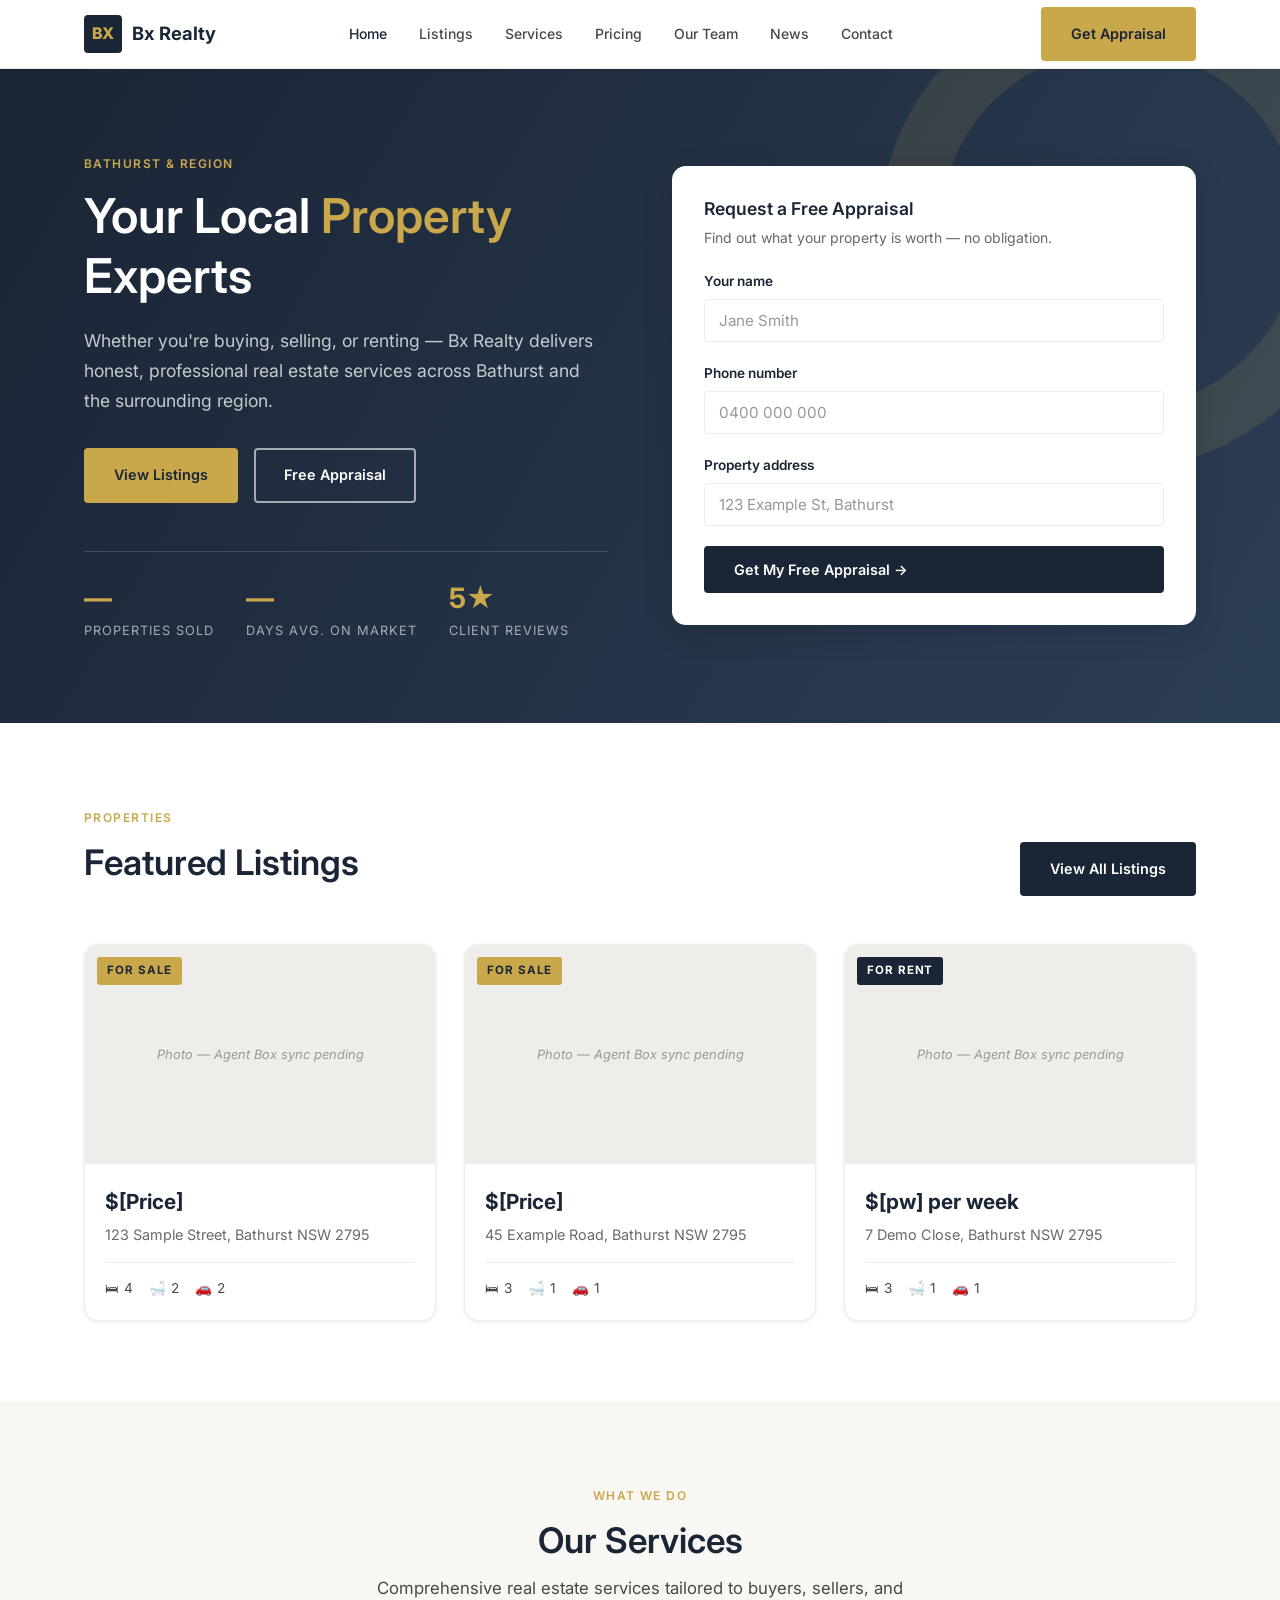
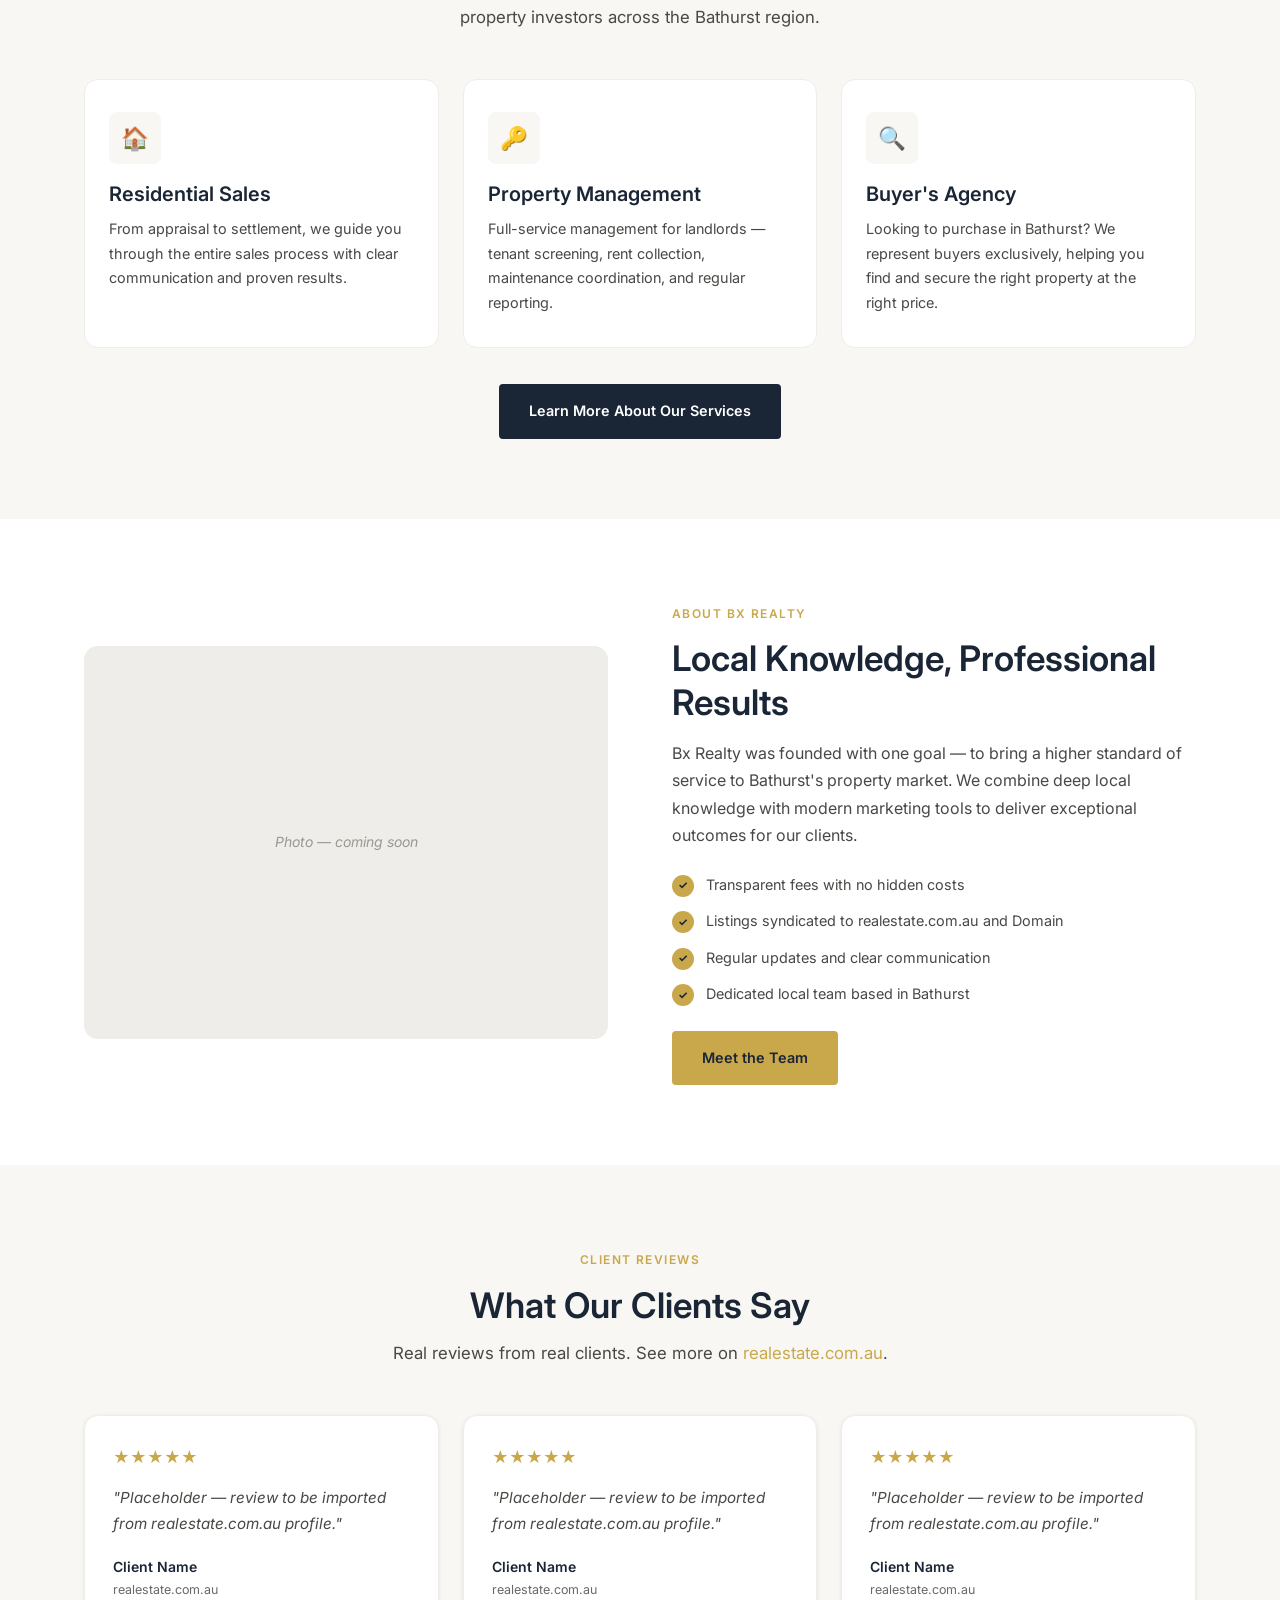
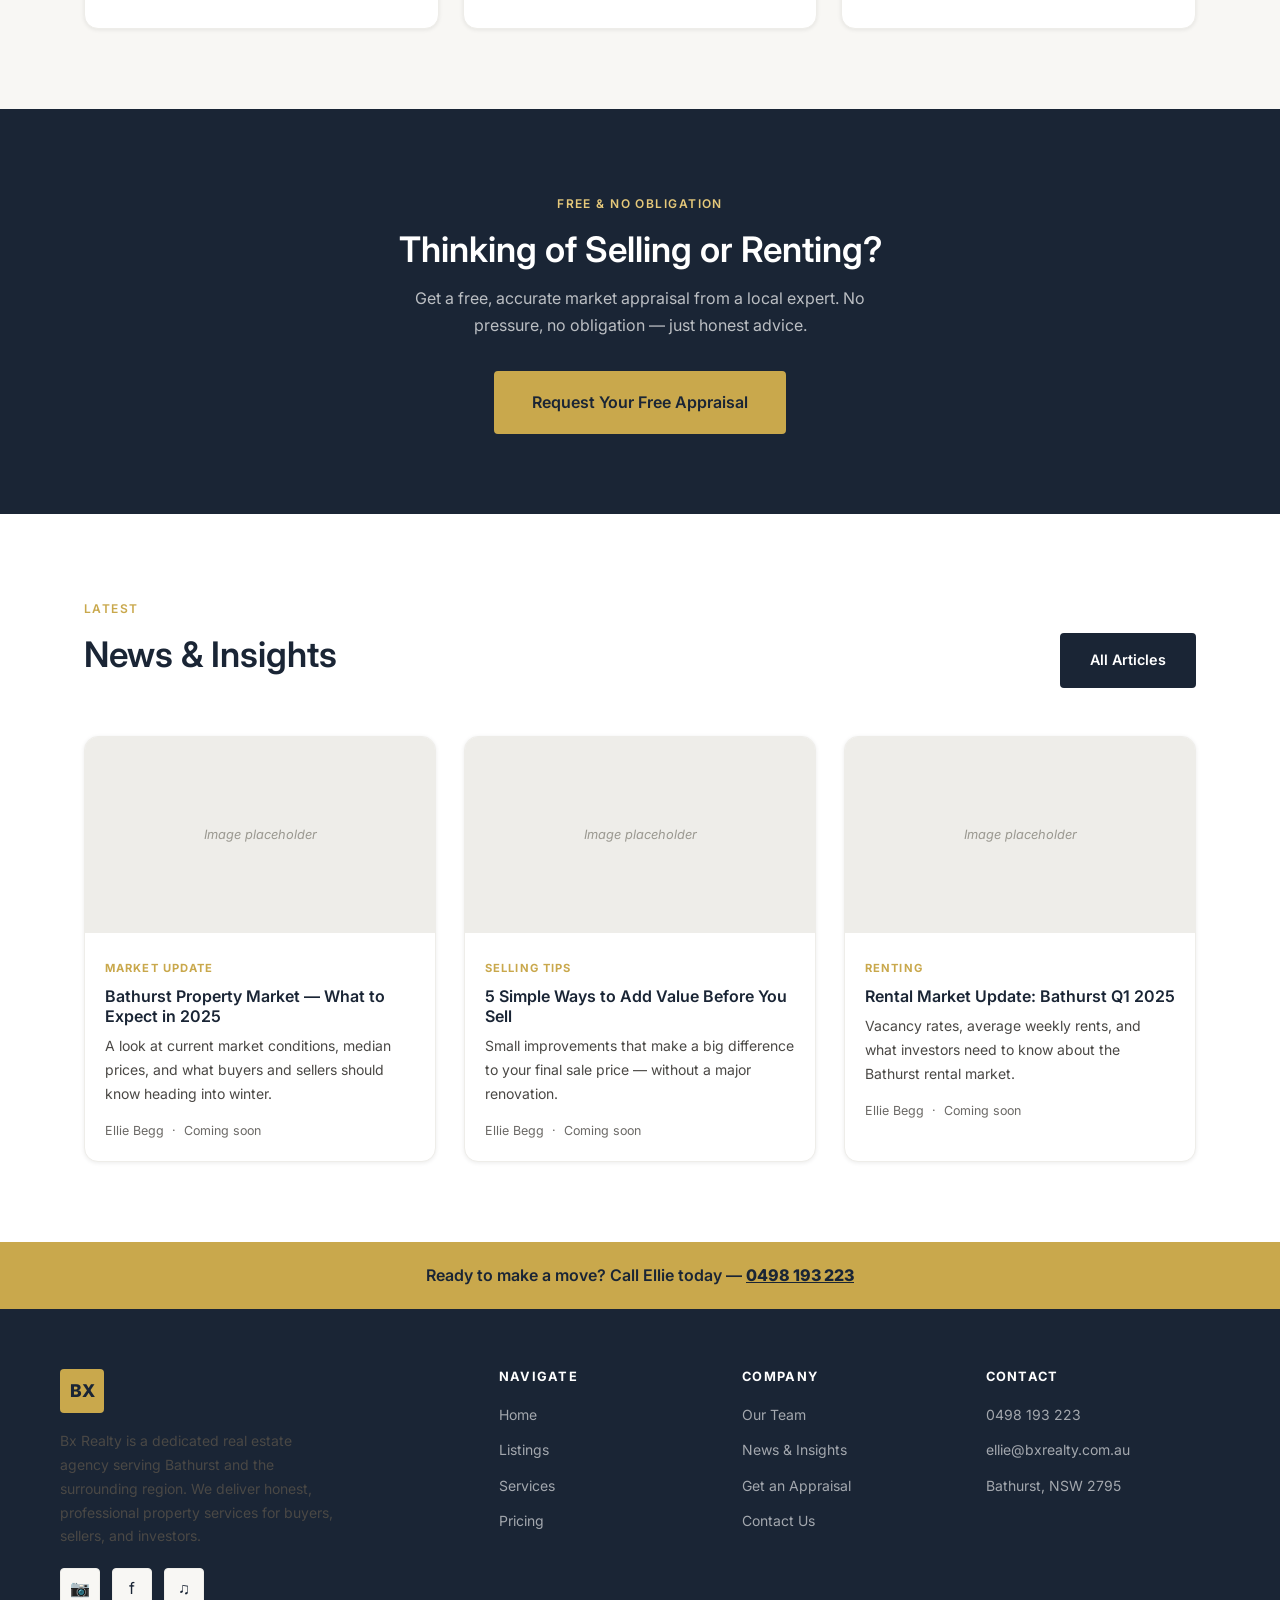
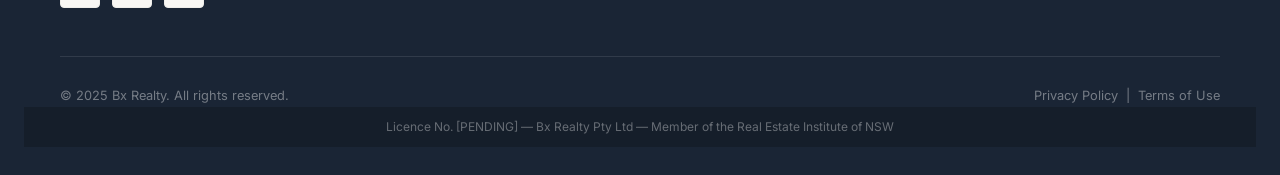
<file: index.html>
<!DOCTYPE html>
<html lang="en">
<head>
  <meta charset="UTF-8" />
  <meta name="viewport" content="width=device-width, initial-scale=1.0" />
  <title>Bx Realty — Bathurst Real Estate Agents</title>
  <meta name="description" content="Bx Realty — professional real estate agents in Bathurst, NSW. Buy, sell, rent or get a free market appraisal today." />
  <link rel="preconnect" href="https://fonts.googleapis.com" />
  <link href="https://fonts.googleapis.com/css2?family=Inter:wght@400;500;600;700;800&display=swap" rel="stylesheet" />
  <link rel="stylesheet" href="style.css" />
</head>
<body>

  <div id="site-nav"></div>

  <!-- ── Hero ──────────────────────────────────────────────── -->
  <section class="hero">
    <div class="hero-bg"></div>
    <div class="hero-content">
      <div class="hero-text">
        <span class="section-label">Bathurst &amp; Region</span>
        <h1>Your Local <span>Property</span> Experts</h1>
        <p>Whether you're buying, selling, or renting — Bx Realty delivers honest, professional real estate services across Bathurst and the surrounding region.</p>
        <div class="hero-actions">
          <a href="listings.html" class="btn btn-primary">View Listings</a>
          <a href="appraisal.html" class="btn btn-outline">Free Appraisal</a>
        </div>
        <div class="hero-stat-row">
          <div class="hero-stat">
            <strong>—</strong>
            <span>Properties Sold</span>
          </div>
          <div class="hero-stat">
            <strong>—</strong>
            <span>Days Avg. on Market</span>
          </div>
          <div class="hero-stat">
            <strong>5★</strong>
            <span>Client Reviews</span>
          </div>
        </div>
      </div>

      <!-- Quick appraisal form -->
      <div class="hero-form-card">
        <h3>Request a Free Appraisal</h3>
        <p class="text-muted">Find out what your property is worth — no obligation.</p>
        <form action="appraisal.html" method="get">
          <div class="form-group">
            <label for="hero-name">Your name</label>
            <input type="text" id="hero-name" class="form-control" placeholder="Jane Smith" />
          </div>
          <div class="form-group">
            <label for="hero-phone">Phone number</label>
            <input type="tel" id="hero-phone" class="form-control" placeholder="0400 000 000" />
          </div>
          <div class="form-group">
            <label for="hero-address">Property address</label>
            <input type="text" id="hero-address" class="form-control" placeholder="123 Example St, Bathurst" />
          </div>
          <button type="submit" class="btn btn-navy" style="width:100%;">Get My Free Appraisal &rarr;</button>
        </form>
      </div>
    </div>
  </section>

  <!-- ── Featured Listings ──────────────────────────────────── -->
  <section class="section">
    <div class="container">
      <div class="section-header" style="display:flex; justify-content:space-between; align-items:flex-end; flex-wrap:wrap; gap:16px;">
        <div>
          <span class="section-label">Properties</span>
          <h2>Featured Listings</h2>
        </div>
        <a href="listings.html" class="btn btn-navy">View All Listings</a>
      </div>

      <!-- NOTE TO DEV: Replace with Agent Box / Reapit API feed -->
      <div class="listings-grid">

        <article class="listing-card">
          <div class="listing-img">
            <div class="listing-img-placeholder">Photo — Agent Box sync pending</div>
            <span class="listing-badge">For Sale</span>
          </div>
          <div class="listing-body">
            <div class="listing-price">$[Price]</div>
            <div class="listing-address">123 Sample Street, Bathurst NSW 2795</div>
            <div class="listing-features">
              <span class="listing-feat">&#x1F6CF; <span>4</span></span>
              <span class="listing-feat">&#x1F6C1; <span>2</span></span>
              <span class="listing-feat">&#x1F697; <span>2</span></span>
            </div>
          </div>
        </article>

        <article class="listing-card">
          <div class="listing-img">
            <div class="listing-img-placeholder">Photo — Agent Box sync pending</div>
            <span class="listing-badge">For Sale</span>
          </div>
          <div class="listing-body">
            <div class="listing-price">$[Price]</div>
            <div class="listing-address">45 Example Road, Bathurst NSW 2795</div>
            <div class="listing-features">
              <span class="listing-feat">&#x1F6CF; <span>3</span></span>
              <span class="listing-feat">&#x1F6C1; <span>1</span></span>
              <span class="listing-feat">&#x1F697; <span>1</span></span>
            </div>
          </div>
        </article>

        <article class="listing-card">
          <div class="listing-img">
            <div class="listing-img-placeholder">Photo — Agent Box sync pending</div>
            <span class="listing-badge rental">For Rent</span>
          </div>
          <div class="listing-body">
            <div class="listing-price">$[pw] per week</div>
            <div class="listing-address">7 Demo Close, Bathurst NSW 2795</div>
            <div class="listing-features">
              <span class="listing-feat">&#x1F6CF; <span>3</span></span>
              <span class="listing-feat">&#x1F6C1; <span>1</span></span>
              <span class="listing-feat">&#x1F697; <span>1</span></span>
            </div>
          </div>
        </article>

      </div>
    </div>
  </section>

  <!-- ── Services ───────────────────────────────────────────── -->
  <section class="section section-alt">
    <div class="container">
      <div class="section-header centered">
        <span class="section-label">What We Do</span>
        <h2>Our Services</h2>
        <p>Comprehensive real estate services tailored to buyers, sellers, and property investors across the Bathurst region.</p>
      </div>
      <div class="services-grid">
        <div class="service-card">
          <div class="service-icon">&#x1F3E0;</div>
          <h3>Residential Sales</h3>
          <p>From appraisal to settlement, we guide you through the entire sales process with clear communication and proven results.</p>
        </div>
        <div class="service-card">
          <div class="service-icon">&#x1F511;</div>
          <h3>Property Management</h3>
          <p>Full-service management for landlords — tenant screening, rent collection, maintenance coordination, and regular reporting.</p>
        </div>
        <div class="service-card">
          <div class="service-icon">&#x1F50D;</div>
          <h3>Buyer's Agency</h3>
          <p>Looking to purchase in Bathurst? We represent buyers exclusively, helping you find and secure the right property at the right price.</p>
        </div>
      </div>
      <div style="text-align:center; margin-top:36px;">
        <a href="services.html" class="btn btn-navy">Learn More About Our Services</a>
      </div>
    </div>
  </section>

  <!-- ── About strip ────────────────────────────────────────── -->
  <section class="section">
    <div class="container">
      <div class="about-strip">
        <div style="background:var(--light-grey); border-radius:14px; aspect-ratio:4/3; display:flex; align-items:center; justify-content:center; color:var(--mid-grey); font-size:0.875rem; font-style:italic;">
          Photo — coming soon
        </div>
        <div class="about-strip-text">
          <span class="section-label">About Bx Realty</span>
          <h2>Local Knowledge, Professional Results</h2>
          <p>Bx Realty was founded with one goal — to bring a higher standard of service to Bathurst's property market. We combine deep local knowledge with modern marketing tools to deliver exceptional outcomes for our clients.</p>
          <div class="about-points">
            <div class="about-point"><div class="about-point-icon">&#x2713;</div><span>Transparent fees with no hidden costs</span></div>
            <div class="about-point"><div class="about-point-icon">&#x2713;</div><span>Listings syndicated to realestate.com.au and Domain</span></div>
            <div class="about-point"><div class="about-point-icon">&#x2713;</div><span>Regular updates and clear communication</span></div>
            <div class="about-point"><div class="about-point-icon">&#x2713;</div><span>Dedicated local team based in Bathurst</span></div>
          </div>
          <a href="team.html" class="btn btn-primary">Meet the Team</a>
        </div>
      </div>
    </div>
  </section>

  <!-- ── Testimonials ───────────────────────────────────────── -->
  <section class="section section-alt">
    <div class="container">
      <div class="section-header centered">
        <span class="section-label">Client Reviews</span>
        <h2>What Our Clients Say</h2>
        <p>Real reviews from real clients. See more on <a href="https://www.realestate.com.au/agent/ellie-begg-3673016" target="_blank" rel="noopener" style="color:var(--gold);">realestate.com.au</a>.</p>
      </div>
      <div class="testimonials-grid">
        <div class="testimonial-card">
          <div class="testimonial-stars">&#x2605;&#x2605;&#x2605;&#x2605;&#x2605;</div>
          <blockquote>"Placeholder — review to be imported from realestate.com.au profile."</blockquote>
          <div class="testimonial-author">Client Name</div>
          <div class="testimonial-source">realestate.com.au</div>
        </div>
        <div class="testimonial-card">
          <div class="testimonial-stars">&#x2605;&#x2605;&#x2605;&#x2605;&#x2605;</div>
          <blockquote>"Placeholder — review to be imported from realestate.com.au profile."</blockquote>
          <div class="testimonial-author">Client Name</div>
          <div class="testimonial-source">realestate.com.au</div>
        </div>
        <div class="testimonial-card">
          <div class="testimonial-stars">&#x2605;&#x2605;&#x2605;&#x2605;&#x2605;</div>
          <blockquote>"Placeholder — review to be imported from realestate.com.au profile."</blockquote>
          <div class="testimonial-author">Client Name</div>
          <div class="testimonial-source">realestate.com.au</div>
        </div>
      </div>
    </div>
  </section>

  <!-- ── Appraisal CTA ──────────────────────────────────────── -->
  <section class="section section-dark" style="text-align:center;">
    <div class="container">
      <span class="section-label" style="color:var(--gold-light);">Free &amp; No Obligation</span>
      <h2 style="margin-bottom:14px;">Thinking of Selling or Renting?</h2>
      <p style="max-width:520px; margin:0 auto 32px;">Get a free, accurate market appraisal from a local expert. No pressure, no obligation — just honest advice.</p>
      <a href="appraisal.html" class="btn btn-primary" style="font-size:1rem; padding:16px 36px;">Request Your Free Appraisal</a>
    </div>
  </section>

  <!-- ── Latest News ────────────────────────────────────────── -->
  <section class="section">
    <div class="container">
      <div class="section-header" style="display:flex; justify-content:space-between; align-items:flex-end; flex-wrap:wrap; gap:16px;">
        <div>
          <span class="section-label">Latest</span>
          <h2>News &amp; Insights</h2>
        </div>
        <a href="blog.html" class="btn btn-navy">All Articles</a>
      </div>
      <div class="blog-grid">
        <article class="blog-card">
          <div class="blog-card-img">Image placeholder</div>
          <div class="blog-card-body">
            <span class="blog-tag">Market Update</span>
            <h3>Bathurst Property Market — What to Expect in 2025</h3>
            <p>A look at current market conditions, median prices, and what buyers and sellers should know heading into winter.</p>
            <div class="blog-meta">Ellie Begg &nbsp;·&nbsp; Coming soon</div>
          </div>
        </article>
        <article class="blog-card">
          <div class="blog-card-img">Image placeholder</div>
          <div class="blog-card-body">
            <span class="blog-tag">Selling Tips</span>
            <h3>5 Simple Ways to Add Value Before You Sell</h3>
            <p>Small improvements that make a big difference to your final sale price — without a major renovation.</p>
            <div class="blog-meta">Ellie Begg &nbsp;·&nbsp; Coming soon</div>
          </div>
        </article>
        <article class="blog-card">
          <div class="blog-card-img">Image placeholder</div>
          <div class="blog-card-body">
            <span class="blog-tag">Renting</span>
            <h3>Rental Market Update: Bathurst Q1 2025</h3>
            <p>Vacancy rates, average weekly rents, and what investors need to know about the Bathurst rental market.</p>
            <div class="blog-meta">Ellie Begg &nbsp;·&nbsp; Coming soon</div>
          </div>
        </article>
      </div>
    </div>
  </section>

  <div id="site-footer"></div>

  <script src="components.js"></script>
</body>
</html>
</file>
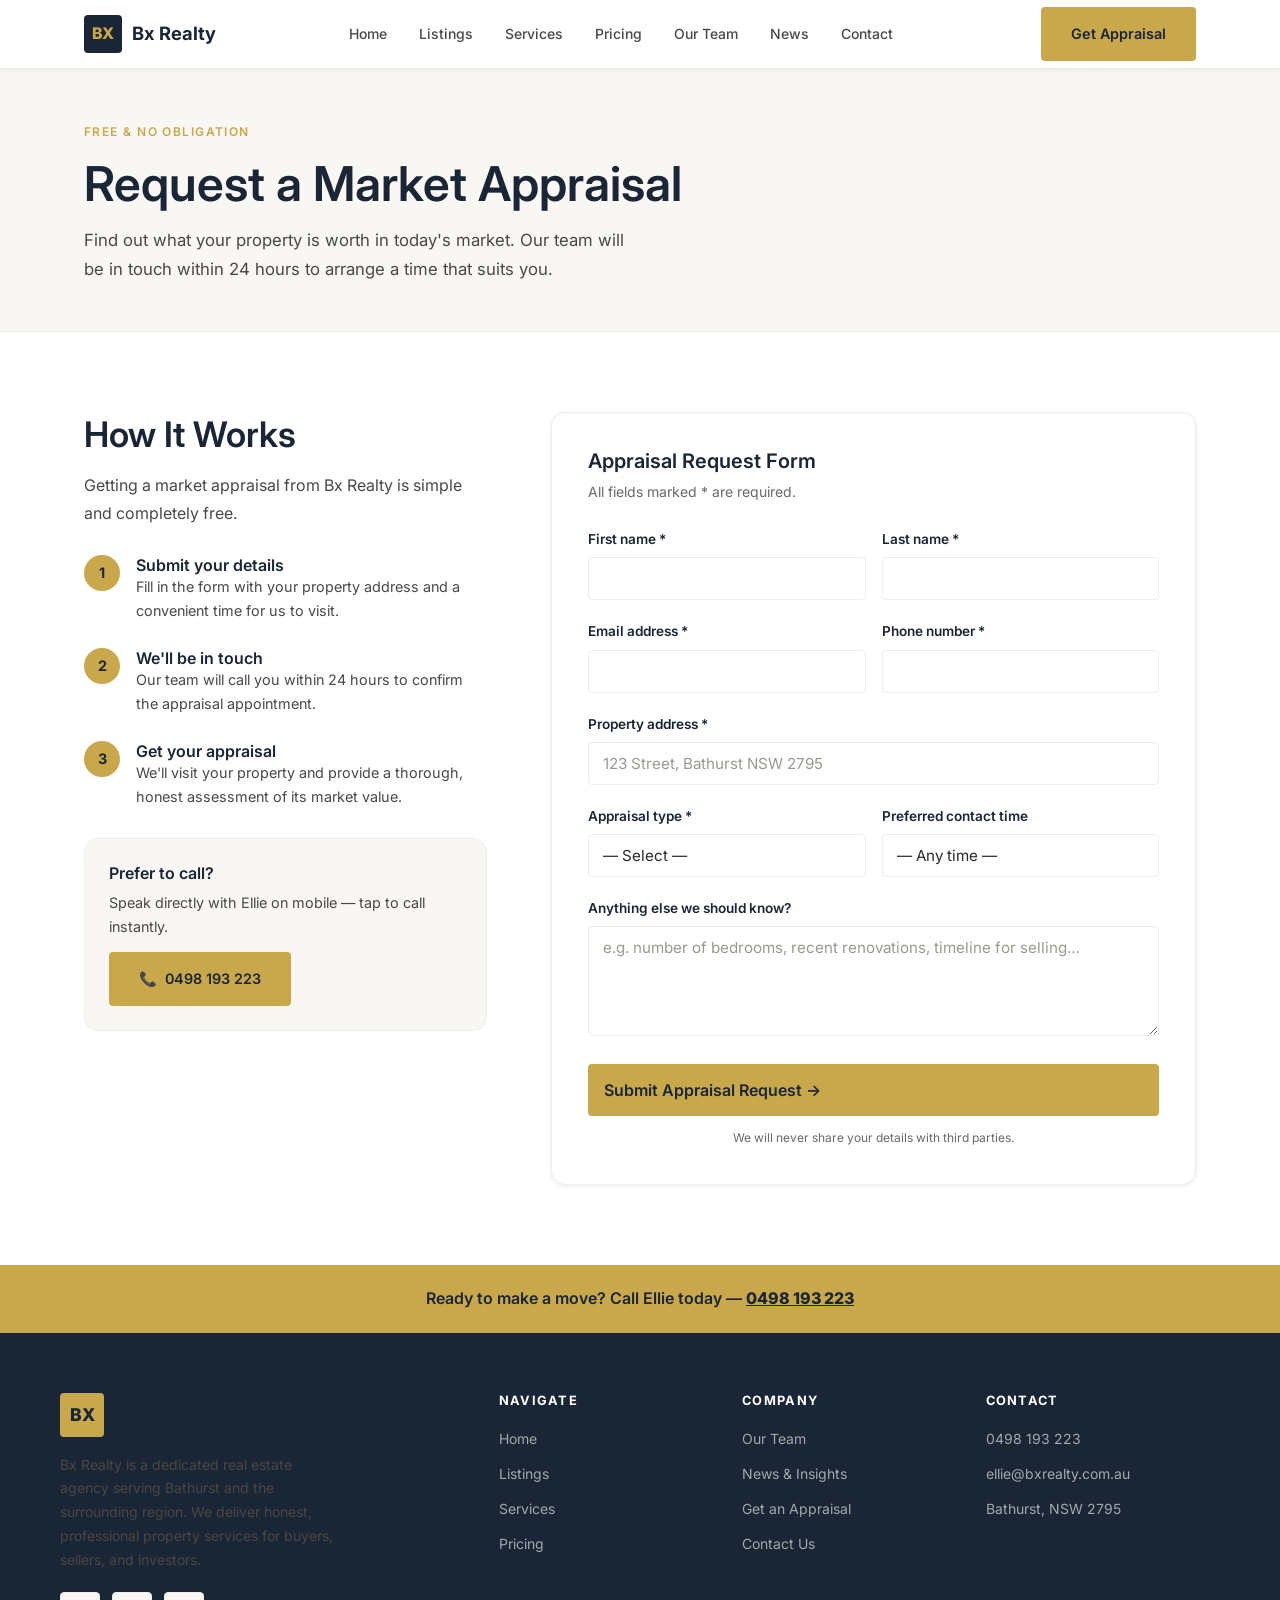
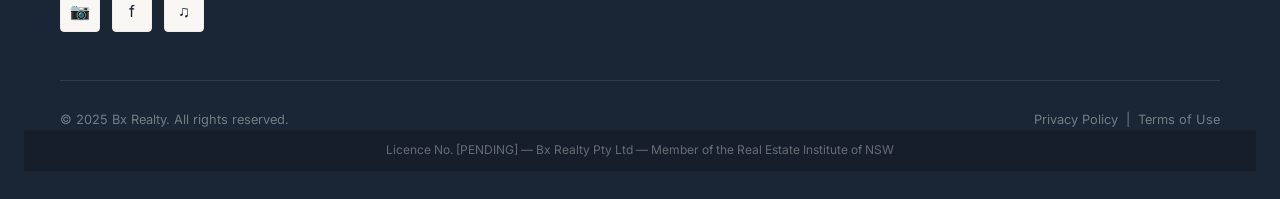
<file: appraisal.html>
<!DOCTYPE html>
<html lang="en">
<head>
  <meta charset="UTF-8" />
  <meta name="viewport" content="width=device-width, initial-scale=1.0" />
  <title>Free Market Appraisal — Bx Realty Bathurst</title>
  <meta name="description" content="Request a free, no-obligation property market appraisal from Bx Realty in Bathurst, NSW." />
  <link rel="preconnect" href="https://fonts.googleapis.com" />
  <link href="https://fonts.googleapis.com/css2?family=Inter:wght@400;500;600;700;800&display=swap" rel="stylesheet" />
  <link rel="stylesheet" href="style.css" />
</head>
<body>

  <div id="site-nav"></div>

  <!-- Page header -->
  <div style="background:var(--off-white); border-bottom:1px solid var(--light-grey); padding:48px 24px;">
    <div class="container">
      <span class="section-label">Free &amp; No Obligation</span>
      <h1 style="margin-bottom:12px;">Request a Market Appraisal</h1>
      <p style="max-width:560px; font-size:1.05rem;">Find out what your property is worth in today's market. Our team will be in touch within 24 hours to arrange a time that suits you.</p>
    </div>
  </div>

  <section class="section">
    <div class="container">
      <div class="appraisal-layout">

        <div class="appraisal-info">
          <h2>How It Works</h2>
          <p>Getting a market appraisal from Bx Realty is simple and completely free.</p>
          <div class="appraisal-steps">
            <div class="appraisal-step">
              <div class="step-num">1</div>
              <div>
                <h4>Submit your details</h4>
                <p style="font-size:0.9rem;">Fill in the form with your property address and a convenient time for us to visit.</p>
              </div>
            </div>
            <div class="appraisal-step">
              <div class="step-num">2</div>
              <div>
                <h4>We'll be in touch</h4>
                <p style="font-size:0.9rem;">Our team will call you within 24 hours to confirm the appraisal appointment.</p>
              </div>
            </div>
            <div class="appraisal-step">
              <div class="step-num">3</div>
              <div>
                <h4>Get your appraisal</h4>
                <p style="font-size:0.9rem;">We'll visit your property and provide a thorough, honest assessment of its market value.</p>
              </div>
            </div>
          </div>

          <div style="background:var(--off-white); border-radius:var(--radius-lg); padding:24px; border:1px solid var(--light-grey);">
            <h4 style="margin-bottom:8px;">Prefer to call?</h4>
            <p style="font-size:0.9rem; margin-bottom:12px;">Speak directly with Ellie on mobile — tap to call instantly.</p>
            <a href="tel:0498193223" class="btn btn-primary">&#x1F4DE; &nbsp;0498 193 223</a>
          </div>
        </div>

        <div class="appraisal-form-card">
          <h3 style="margin-bottom:6px;">Appraisal Request Form</h3>
          <p class="text-muted" style="font-size:0.875rem; margin-bottom:24px;">All fields marked * are required.</p>

          <form id="appraisal-form" novalidate>
            <div class="form-row">
              <div class="form-group">
                <label for="ap-fname">First name *</label>
                <input type="text" id="ap-fname" class="form-control" required />
              </div>
              <div class="form-group">
                <label for="ap-lname">Last name *</label>
                <input type="text" id="ap-lname" class="form-control" required />
              </div>
            </div>
            <div class="form-row">
              <div class="form-group">
                <label for="ap-email">Email address *</label>
                <input type="email" id="ap-email" class="form-control" required />
              </div>
              <div class="form-group">
                <label for="ap-phone">Phone number *</label>
                <input type="tel" id="ap-phone" class="form-control" required />
              </div>
            </div>
            <div class="form-group">
              <label for="ap-address">Property address *</label>
              <input type="text" id="ap-address" class="form-control" placeholder="123 Street, Bathurst NSW 2795" required />
            </div>
            <div class="form-row">
              <div class="form-group">
                <label for="ap-type">Appraisal type *</label>
                <select id="ap-type" class="form-control" required>
                  <option value="">— Select —</option>
                  <option>Sale appraisal</option>
                  <option>Rental appraisal</option>
                  <option>Both sale &amp; rental</option>
                </select>
              </div>
              <div class="form-group">
                <label for="ap-time">Preferred contact time</label>
                <select id="ap-time" class="form-control">
                  <option value="">— Any time —</option>
                  <option>Morning (8am – 12pm)</option>
                  <option>Afternoon (12pm – 5pm)</option>
                  <option>Evening (after 5pm)</option>
                </select>
              </div>
            </div>
            <div class="form-group">
              <label for="ap-notes">Anything else we should know?</label>
              <textarea id="ap-notes" class="form-control" placeholder="e.g. number of bedrooms, recent renovations, timeline for selling…"></textarea>
            </div>
            <button type="submit" class="btn btn-primary" style="width:100%; font-size:1rem; padding:14px;">Submit Appraisal Request &rarr;</button>
            <p style="font-size:0.75rem; color:var(--text-muted); text-align:center; margin-top:12px;">We will never share your details with third parties.</p>
          </form>

          <div id="appraisal-success" style="display:none; text-align:center; padding:32px 0;">
            <div style="font-size:2.5rem; margin-bottom:12px;">&#x2713;</div>
            <h3 style="margin-bottom:8px;">Request received!</h3>
            <p>Thank you — we'll be in touch within 24 hours to confirm your appraisal.</p>
          </div>
        </div>

      </div>
    </div>
  </section>

  <div id="site-footer"></div>

  <script src="components.js"></script>
  <script>
    document.getElementById('appraisal-form').addEventListener('submit', function(e) {
      e.preventDefault();
      // TODO: Wire to back-end / email handler (e.g. Formspree, Netlify Forms, or custom PHP)
      this.style.display = 'none';
      document.getElementById('appraisal-success').style.display = 'block';
    });
  </script>
</body>
</html>
</file>
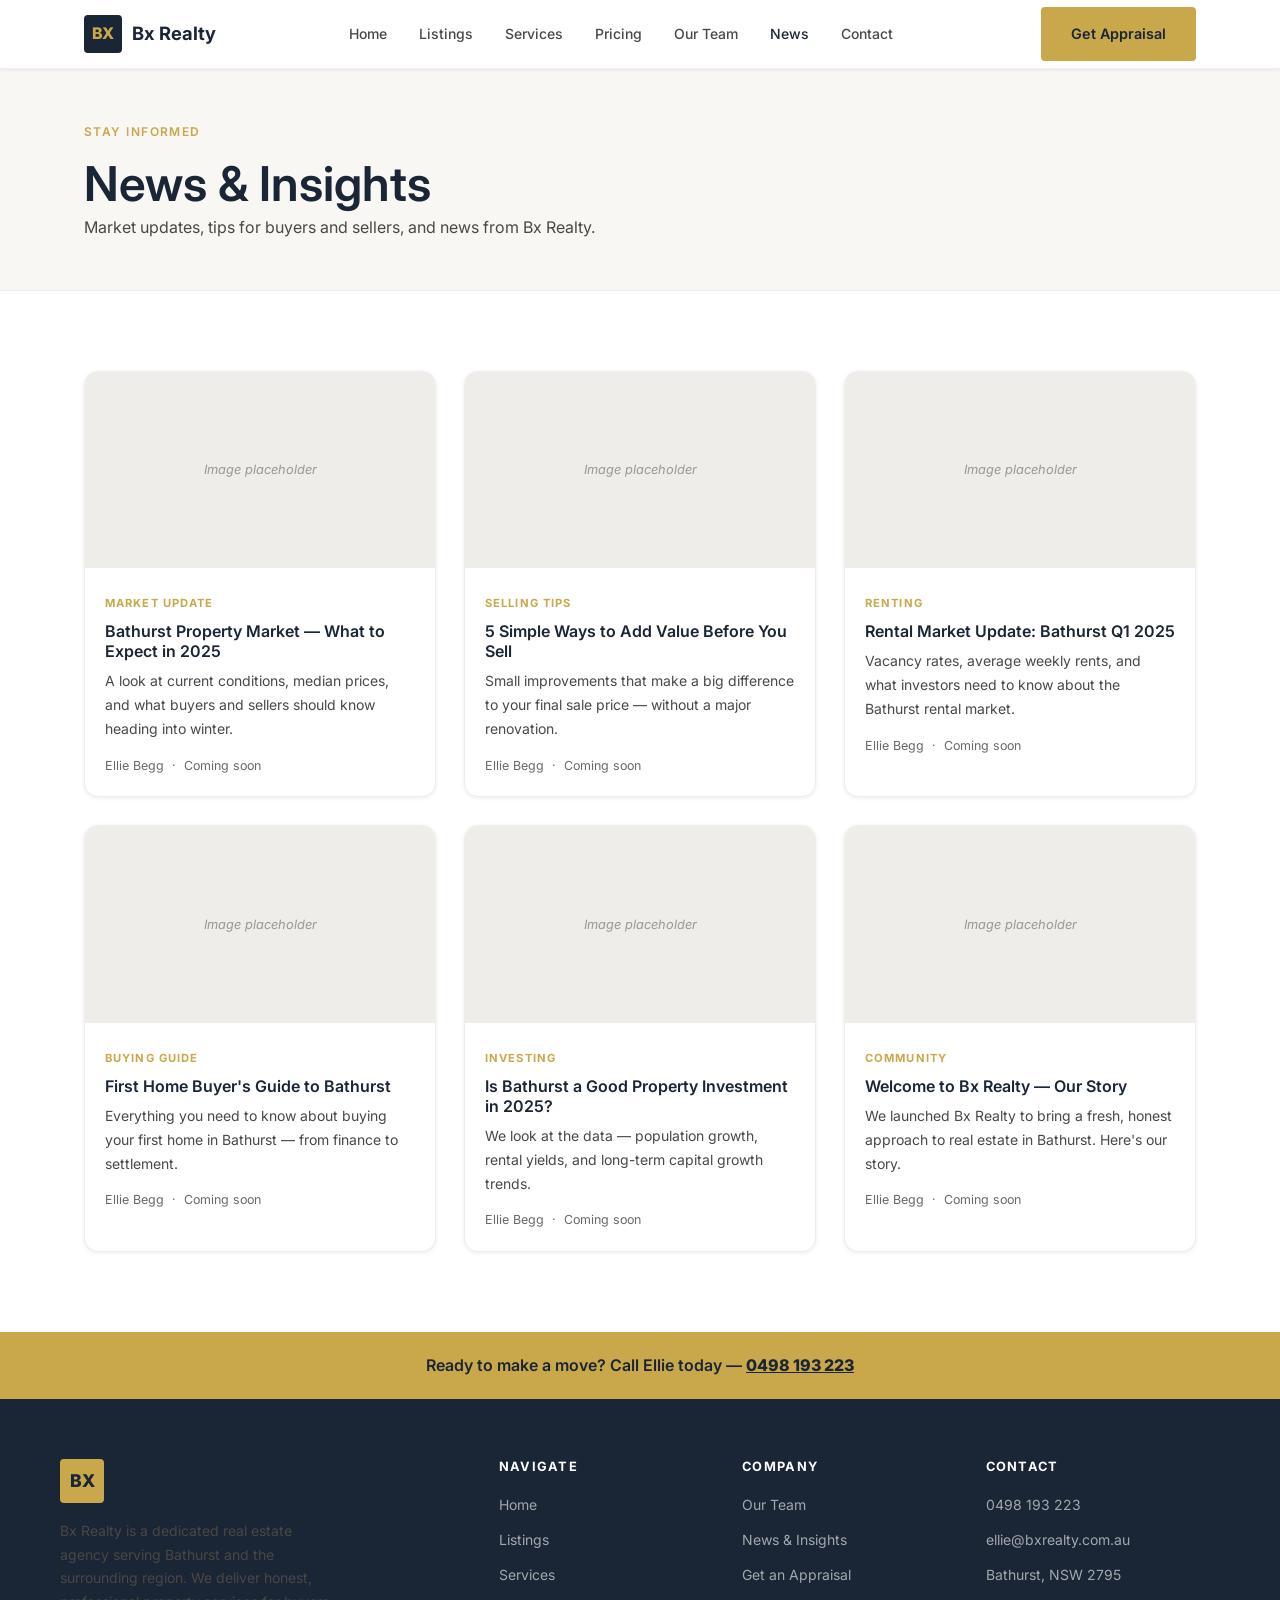
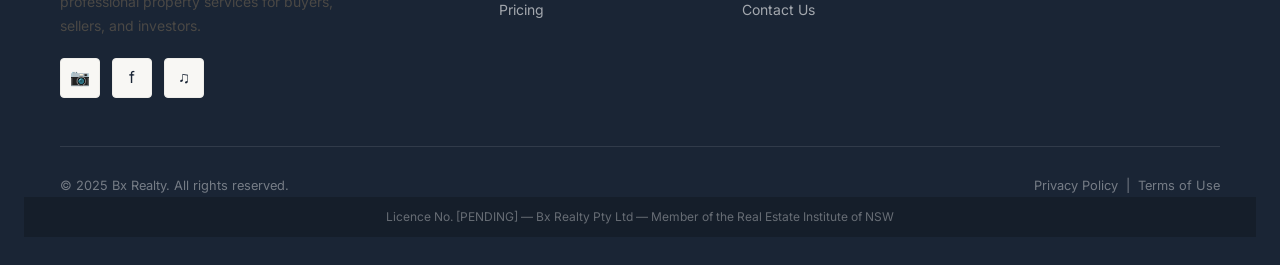
<file: blog.html>
<!DOCTYPE html>
<html lang="en">
<head>
  <meta charset="UTF-8" />
  <meta name="viewport" content="width=device-width, initial-scale=1.0" />
  <title>News & Insights — Bx Realty Bathurst</title>
  <link rel="preconnect" href="https://fonts.googleapis.com" />
  <link href="https://fonts.googleapis.com/css2?family=Inter:wght@400;500;600;700;800&display=swap" rel="stylesheet" />
  <link rel="stylesheet" href="style.css" />
</head>
<body>
  <div id="site-nav"></div>

  <div style="background:var(--off-white); border-bottom:1px solid var(--light-grey); padding:48px 24px;">
    <div class="container">
      <span class="section-label">Stay Informed</span>
      <h1>News &amp; Insights</h1>
      <p>Market updates, tips for buyers and sellers, and news from Bx Realty.</p>
    </div>
  </div>

  <section class="section">
    <div class="container">
      <div class="blog-grid">
        <article class="blog-card">
          <div class="blog-card-img">Image placeholder</div>
          <div class="blog-card-body">
            <span class="blog-tag">Market Update</span>
            <h3>Bathurst Property Market — What to Expect in 2025</h3>
            <p>A look at current conditions, median prices, and what buyers and sellers should know heading into winter.</p>
            <div class="blog-meta">Ellie Begg &nbsp;·&nbsp; Coming soon</div>
          </div>
        </article>
        <article class="blog-card">
          <div class="blog-card-img">Image placeholder</div>
          <div class="blog-card-body">
            <span class="blog-tag">Selling Tips</span>
            <h3>5 Simple Ways to Add Value Before You Sell</h3>
            <p>Small improvements that make a big difference to your final sale price — without a major renovation.</p>
            <div class="blog-meta">Ellie Begg &nbsp;·&nbsp; Coming soon</div>
          </div>
        </article>
        <article class="blog-card">
          <div class="blog-card-img">Image placeholder</div>
          <div class="blog-card-body">
            <span class="blog-tag">Renting</span>
            <h3>Rental Market Update: Bathurst Q1 2025</h3>
            <p>Vacancy rates, average weekly rents, and what investors need to know about the Bathurst rental market.</p>
            <div class="blog-meta">Ellie Begg &nbsp;·&nbsp; Coming soon</div>
          </div>
        </article>
        <article class="blog-card">
          <div class="blog-card-img">Image placeholder</div>
          <div class="blog-card-body">
            <span class="blog-tag">Buying Guide</span>
            <h3>First Home Buyer's Guide to Bathurst</h3>
            <p>Everything you need to know about buying your first home in Bathurst — from finance to settlement.</p>
            <div class="blog-meta">Ellie Begg &nbsp;·&nbsp; Coming soon</div>
          </div>
        </article>
        <article class="blog-card">
          <div class="blog-card-img">Image placeholder</div>
          <div class="blog-card-body">
            <span class="blog-tag">Investing</span>
            <h3>Is Bathurst a Good Property Investment in 2025?</h3>
            <p>We look at the data — population growth, rental yields, and long-term capital growth trends.</p>
            <div class="blog-meta">Ellie Begg &nbsp;·&nbsp; Coming soon</div>
          </div>
        </article>
        <article class="blog-card">
          <div class="blog-card-img">Image placeholder</div>
          <div class="blog-card-body">
            <span class="blog-tag">Community</span>
            <h3>Welcome to Bx Realty — Our Story</h3>
            <p>We launched Bx Realty to bring a fresh, honest approach to real estate in Bathurst. Here's our story.</p>
            <div class="blog-meta">Ellie Begg &nbsp;·&nbsp; Coming soon</div>
          </div>
        </article>
      </div>
    </div>
  </section>

  <div id="site-footer"></div>
  <script src="components.js"></script>
</body>
</html>
</file>
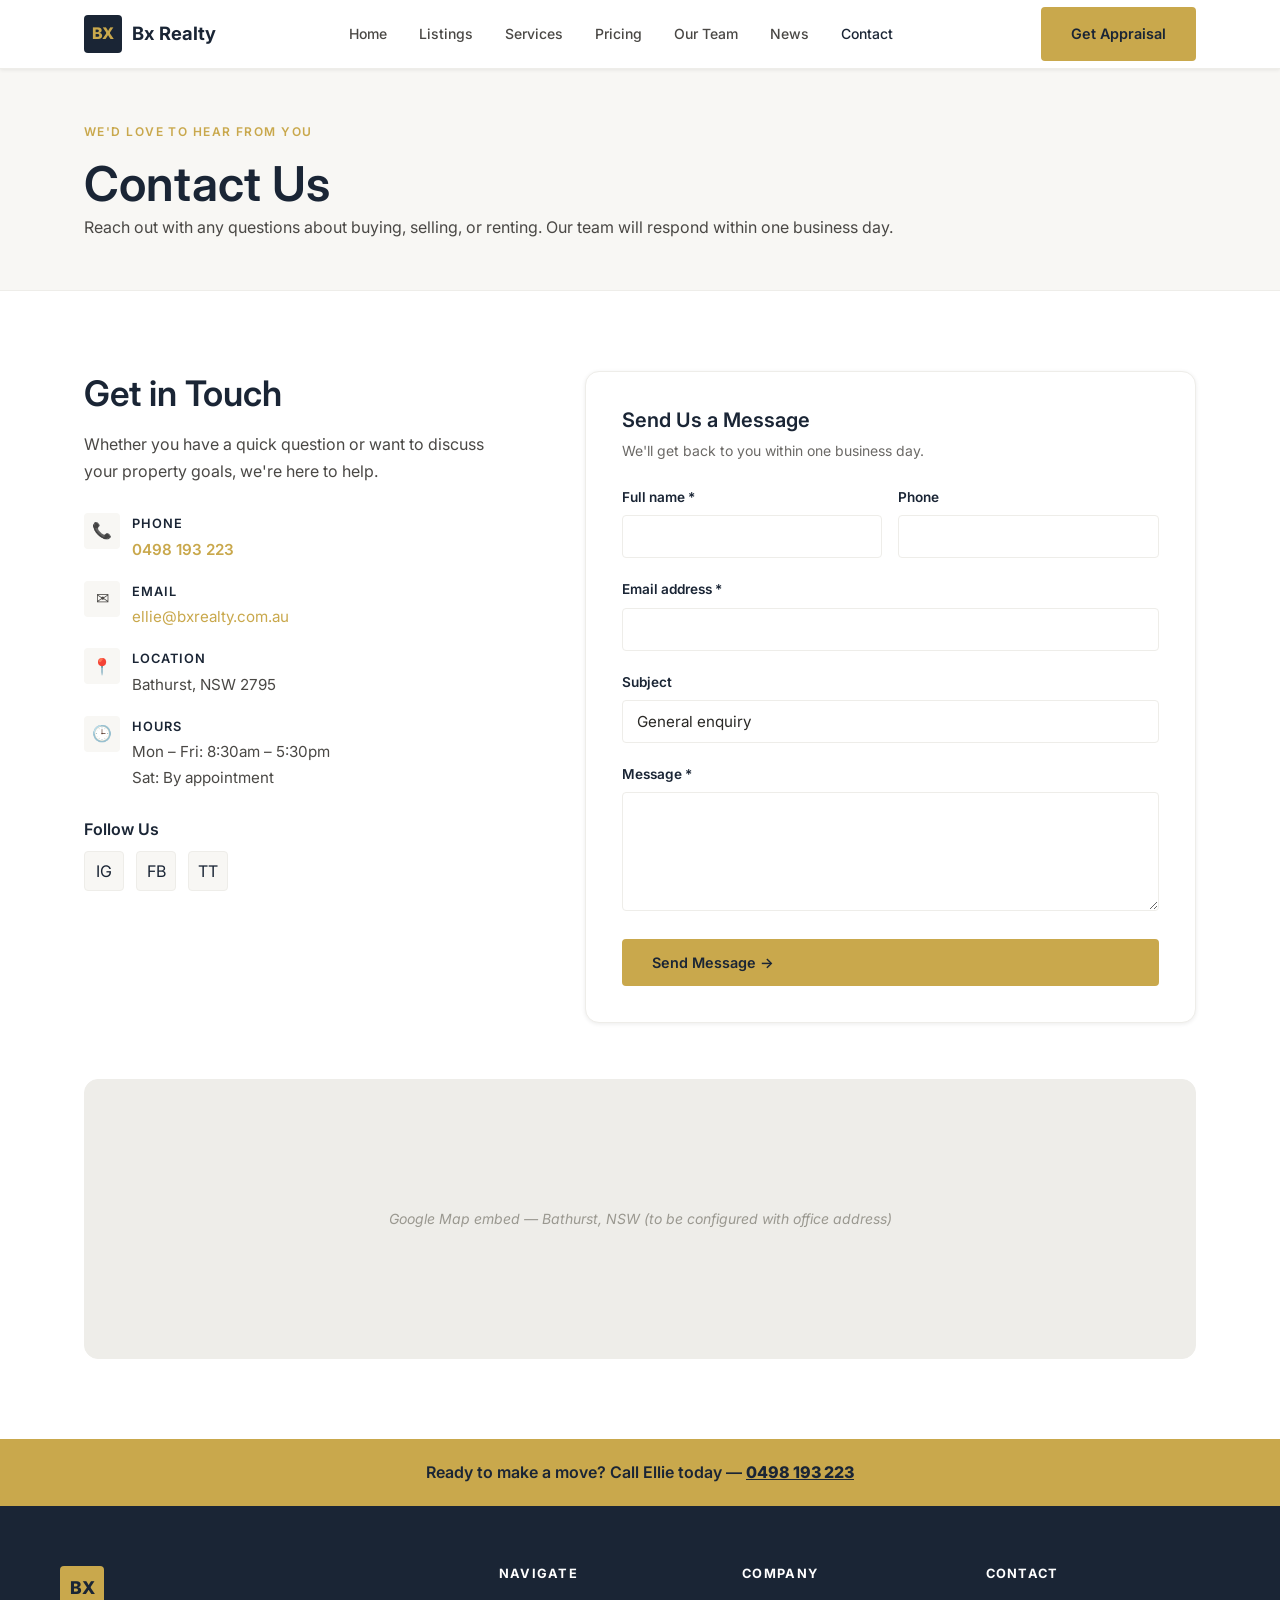
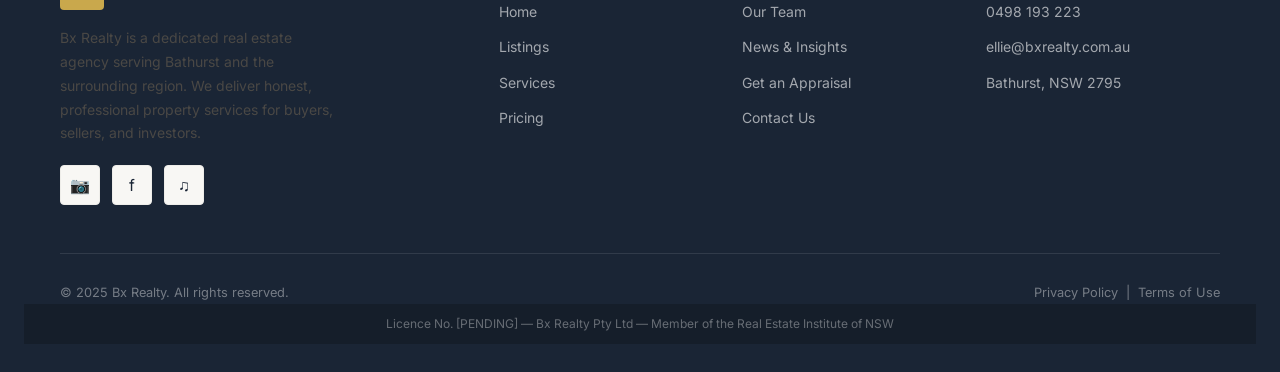
<file: contact.html>
<!DOCTYPE html>
<html lang="en">
<head>
  <meta charset="UTF-8" />
  <meta name="viewport" content="width=device-width, initial-scale=1.0" />
  <title>Contact Us — Bx Realty Bathurst</title>
  <meta name="description" content="Get in touch with Bx Realty — real estate agents in Bathurst, NSW." />
  <link rel="preconnect" href="https://fonts.googleapis.com" />
  <link href="https://fonts.googleapis.com/css2?family=Inter:wght@400;500;600;700;800&display=swap" rel="stylesheet" />
  <link rel="stylesheet" href="style.css" />
</head>
<body>
  <div id="site-nav"></div>

  <div style="background:var(--off-white); border-bottom:1px solid var(--light-grey); padding:48px 24px;">
    <div class="container">
      <span class="section-label">We'd Love to Hear From You</span>
      <h1>Contact Us</h1>
      <p>Reach out with any questions about buying, selling, or renting. Our team will respond within one business day.</p>
    </div>
  </div>

  <section class="section">
    <div class="container">
      <div class="contact-layout">
        <div class="contact-info">
          <h2>Get in Touch</h2>
          <p>Whether you have a quick question or want to discuss your property goals, we're here to help.</p>

          <div class="contact-details">
            <div class="contact-detail">
              <div class="contact-detail-icon">&#x1F4DE;</div>
              <div>
                <strong>Phone</strong>
                <a href="tel:0498193223" style="color:var(--gold); font-weight:600;">0498 193 223</a>
              </div>
            </div>
            <div class="contact-detail">
              <div class="contact-detail-icon">&#x2709;</div>
              <div>
                <strong>Email</strong>
                <a href="mailto:ellie@bxrealty.com.au" style="color:var(--gold);">ellie@bxrealty.com.au</a>
              </div>
            </div>
            <div class="contact-detail">
              <div class="contact-detail-icon">&#x1F4CD;</div>
              <div>
                <strong>Location</strong>
                <span>Bathurst, NSW 2795</span>
              </div>
            </div>
            <div class="contact-detail">
              <div class="contact-detail-icon">&#x1F552;</div>
              <div>
                <strong>Hours</strong>
                <span>Mon – Fri: 8:30am – 5:30pm<br />Sat: By appointment</span>
              </div>
            </div>
          </div>

          <h4 style="margin-bottom:12px;">Follow Us</h4>
          <div class="social-links">
            <a href="https://www.instagram.com/ellie_agentchapman_realtor/" class="social-link" target="_blank" rel="noopener" aria-label="Instagram">IG</a>
            <a href="https://www.facebook.com/profile.php?id=61573810007004" class="social-link" target="_blank" rel="noopener" aria-label="Facebook">FB</a>
            <a href="https://www.tiktok.com/@ellie.begg.realto" class="social-link" target="_blank" rel="noopener" aria-label="TikTok">TT</a>
          </div>
        </div>

        <div class="contact-form-card">
          <h3 style="margin-bottom:6px;">Send Us a Message</h3>
          <p class="text-muted" style="font-size:0.875rem; margin-bottom:24px;">We'll get back to you within one business day.</p>

          <form id="contact-form" novalidate>
            <div class="form-row">
              <div class="form-group">
                <label for="ct-name">Full name *</label>
                <input type="text" id="ct-name" class="form-control" required />
              </div>
              <div class="form-group">
                <label for="ct-phone">Phone</label>
                <input type="tel" id="ct-phone" class="form-control" />
              </div>
            </div>
            <div class="form-group">
              <label for="ct-email">Email address *</label>
              <input type="email" id="ct-email" class="form-control" required />
            </div>
            <div class="form-group">
              <label for="ct-subject">Subject</label>
              <select id="ct-subject" class="form-control">
                <option>General enquiry</option>
                <option>Buying</option>
                <option>Selling</option>
                <option>Renting</option>
                <option>Property management</option>
                <option>Other</option>
              </select>
            </div>
            <div class="form-group">
              <label for="ct-msg">Message *</label>
              <textarea id="ct-msg" class="form-control" rows="5" required></textarea>
            </div>
            <button type="submit" class="btn btn-primary" style="width:100%;">Send Message &rarr;</button>
          </form>
          <div id="contact-success" style="display:none; text-align:center; padding:32px 0;">
            <div style="font-size:2.5rem; margin-bottom:12px;">&#x2713;</div>
            <h3 style="margin-bottom:8px;">Message sent!</h3>
            <p>Thanks for reaching out. We'll be in touch within one business day.</p>
          </div>
        </div>
      </div>

      <!-- Map placeholder -->
      <div style="margin-top:56px; background:var(--light-grey); border-radius:var(--radius-lg); height:280px; display:flex; align-items:center; justify-content:center; color:var(--mid-grey); font-style:italic; font-size:0.875rem; border:1px solid var(--light-grey);">
        Google Map embed — Bathurst, NSW (to be configured with office address)
      </div>
    </div>
  </section>

  <div id="site-footer"></div>
  <script src="components.js"></script>
  <script>
    document.getElementById('contact-form').addEventListener('submit', function(e) {
      e.preventDefault();
      this.style.display = 'none';
      document.getElementById('contact-success').style.display = 'block';
    });
  </script>
</body>
</html>
</file>
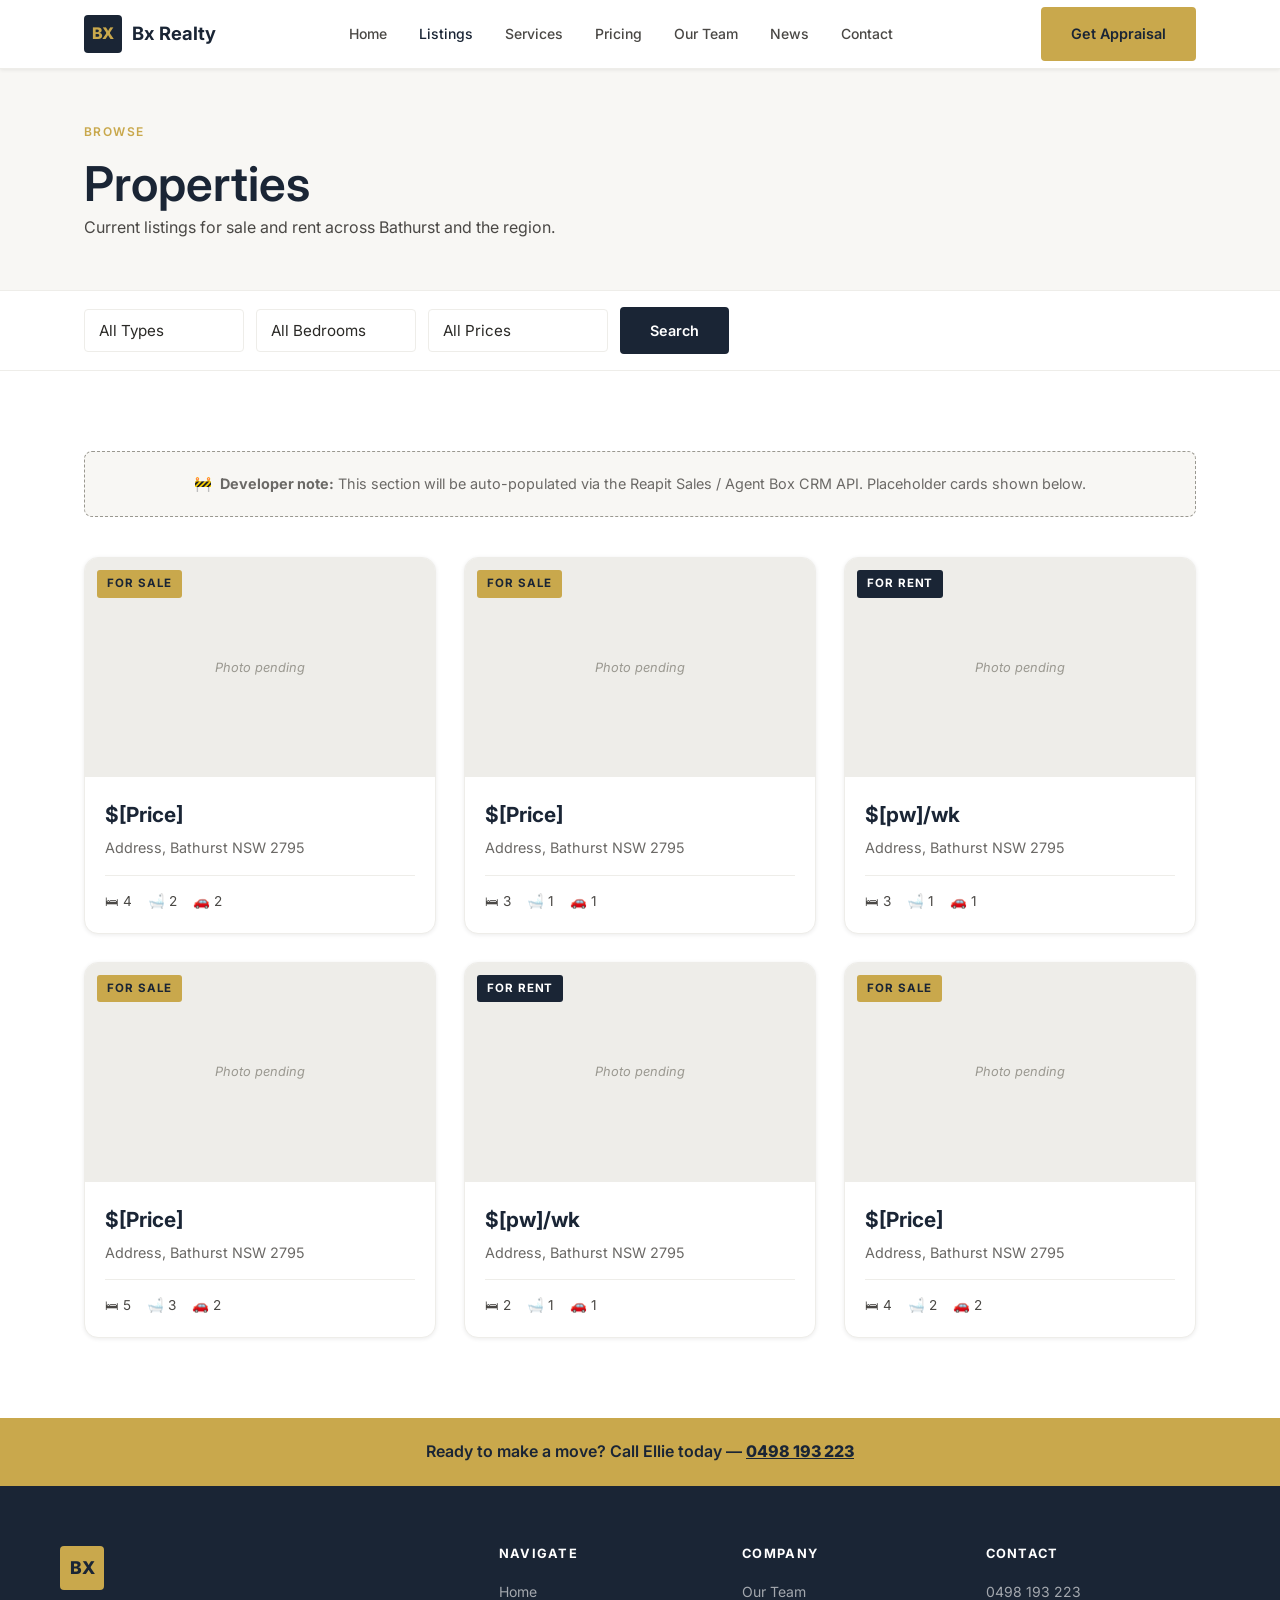
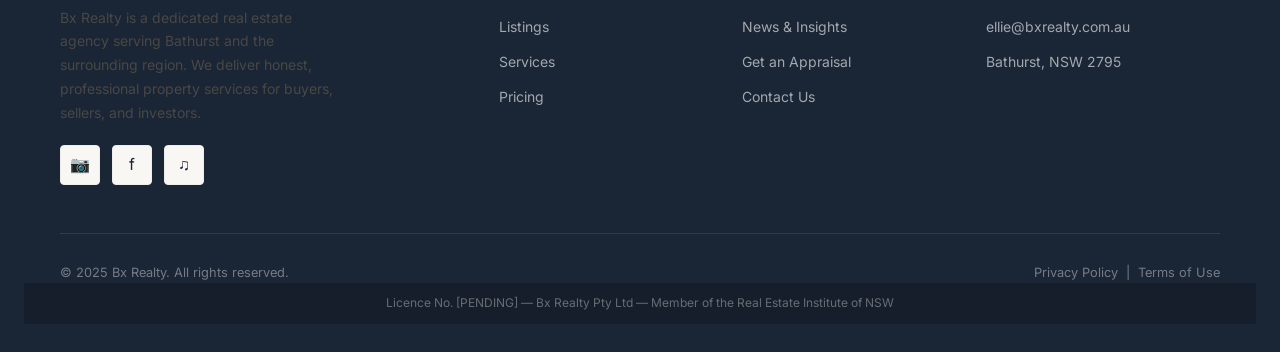
<file: listings.html>
<!DOCTYPE html>
<html lang="en">
<head>
  <meta charset="UTF-8" />
  <meta name="viewport" content="width=device-width, initial-scale=1.0" />
  <title>Properties — Bx Realty Bathurst</title>
  <meta name="description" content="Browse current property listings for sale and rent in Bathurst with Bx Realty." />
  <link rel="preconnect" href="https://fonts.googleapis.com" />
  <link href="https://fonts.googleapis.com/css2?family=Inter:wght@400;500;600;700;800&display=swap" rel="stylesheet" />
  <link rel="stylesheet" href="style.css" />
</head>
<body>
  <div id="site-nav"></div>

  <div style="background:var(--off-white); border-bottom:1px solid var(--light-grey); padding:48px 24px;">
    <div class="container">
      <span class="section-label">Browse</span>
      <h1>Properties</h1>
      <p>Current listings for sale and rent across Bathurst and the region.</p>
    </div>
  </div>

  <!-- Filter bar -->
  <div style="background:var(--white); border-bottom:1px solid var(--light-grey); padding:16px 24px;">
    <div class="container" style="display:flex; gap:12px; flex-wrap:wrap; align-items:center;">
      <select class="form-control" style="width:auto; min-width:160px;">
        <option>All Types</option>
        <option>For Sale</option>
        <option>For Rent</option>
        <option>Sold</option>
      </select>
      <select class="form-control" style="width:auto; min-width:160px;">
        <option>All Bedrooms</option>
        <option>1+ Bed</option>
        <option>2+ Beds</option>
        <option>3+ Beds</option>
        <option>4+ Beds</option>
      </select>
      <select class="form-control" style="width:auto; min-width:180px;">
        <option>All Prices</option>
        <option>Under $400,000</option>
        <option>$400k – $600k</option>
        <option>$600k – $800k</option>
        <option>$800k+</option>
      </select>
      <button class="btn btn-navy">Search</button>
    </div>
  </div>

  <section class="section">
    <div class="container">
      <!-- NOTE TO DEV: This grid will be dynamically populated via Agent Box / Reapit API integration -->
      <p style="background:var(--off-white); border:1px dashed var(--mid-grey); border-radius:var(--radius-md); padding:20px; font-size:0.9rem; color:var(--text-muted); text-align:center; margin-bottom:40px;">
        &#x1F6A7; &nbsp;<strong>Developer note:</strong> This section will be auto-populated via the Reapit Sales / Agent Box CRM API. Placeholder cards shown below.
      </p>
      <div class="listings-grid" id="listings-container">
        <!-- Placeholder cards x6 -->
        <article class="listing-card">
          <div class="listing-img"><div class="listing-img-placeholder">Photo pending</div><span class="listing-badge">For Sale</span></div>
          <div class="listing-body"><div class="listing-price">$[Price]</div><div class="listing-address">Address, Bathurst NSW 2795</div><div class="listing-features"><span class="listing-feat">&#x1F6CF; 4</span><span class="listing-feat">&#x1F6C1; 2</span><span class="listing-feat">&#x1F697; 2</span></div></div>
        </article>
        <article class="listing-card">
          <div class="listing-img"><div class="listing-img-placeholder">Photo pending</div><span class="listing-badge">For Sale</span></div>
          <div class="listing-body"><div class="listing-price">$[Price]</div><div class="listing-address">Address, Bathurst NSW 2795</div><div class="listing-features"><span class="listing-feat">&#x1F6CF; 3</span><span class="listing-feat">&#x1F6C1; 1</span><span class="listing-feat">&#x1F697; 1</span></div></div>
        </article>
        <article class="listing-card">
          <div class="listing-img"><div class="listing-img-placeholder">Photo pending</div><span class="listing-badge rental">For Rent</span></div>
          <div class="listing-body"><div class="listing-price">$[pw]/wk</div><div class="listing-address">Address, Bathurst NSW 2795</div><div class="listing-features"><span class="listing-feat">&#x1F6CF; 3</span><span class="listing-feat">&#x1F6C1; 1</span><span class="listing-feat">&#x1F697; 1</span></div></div>
        </article>
        <article class="listing-card">
          <div class="listing-img"><div class="listing-img-placeholder">Photo pending</div><span class="listing-badge">For Sale</span></div>
          <div class="listing-body"><div class="listing-price">$[Price]</div><div class="listing-address">Address, Bathurst NSW 2795</div><div class="listing-features"><span class="listing-feat">&#x1F6CF; 5</span><span class="listing-feat">&#x1F6C1; 3</span><span class="listing-feat">&#x1F697; 2</span></div></div>
        </article>
        <article class="listing-card">
          <div class="listing-img"><div class="listing-img-placeholder">Photo pending</div><span class="listing-badge rental">For Rent</span></div>
          <div class="listing-body"><div class="listing-price">$[pw]/wk</div><div class="listing-address">Address, Bathurst NSW 2795</div><div class="listing-features"><span class="listing-feat">&#x1F6CF; 2</span><span class="listing-feat">&#x1F6C1; 1</span><span class="listing-feat">&#x1F697; 1</span></div></div>
        </article>
        <article class="listing-card">
          <div class="listing-img"><div class="listing-img-placeholder">Photo pending</div><span class="listing-badge">For Sale</span></div>
          <div class="listing-body"><div class="listing-price">$[Price]</div><div class="listing-address">Address, Bathurst NSW 2795</div><div class="listing-features"><span class="listing-feat">&#x1F6CF; 4</span><span class="listing-feat">&#x1F6C1; 2</span><span class="listing-feat">&#x1F697; 2</span></div></div>
        </article>
      </div>
    </div>
  </section>

  <div id="site-footer"></div>
  <script src="components.js"></script>
</body>
</html>
</file>
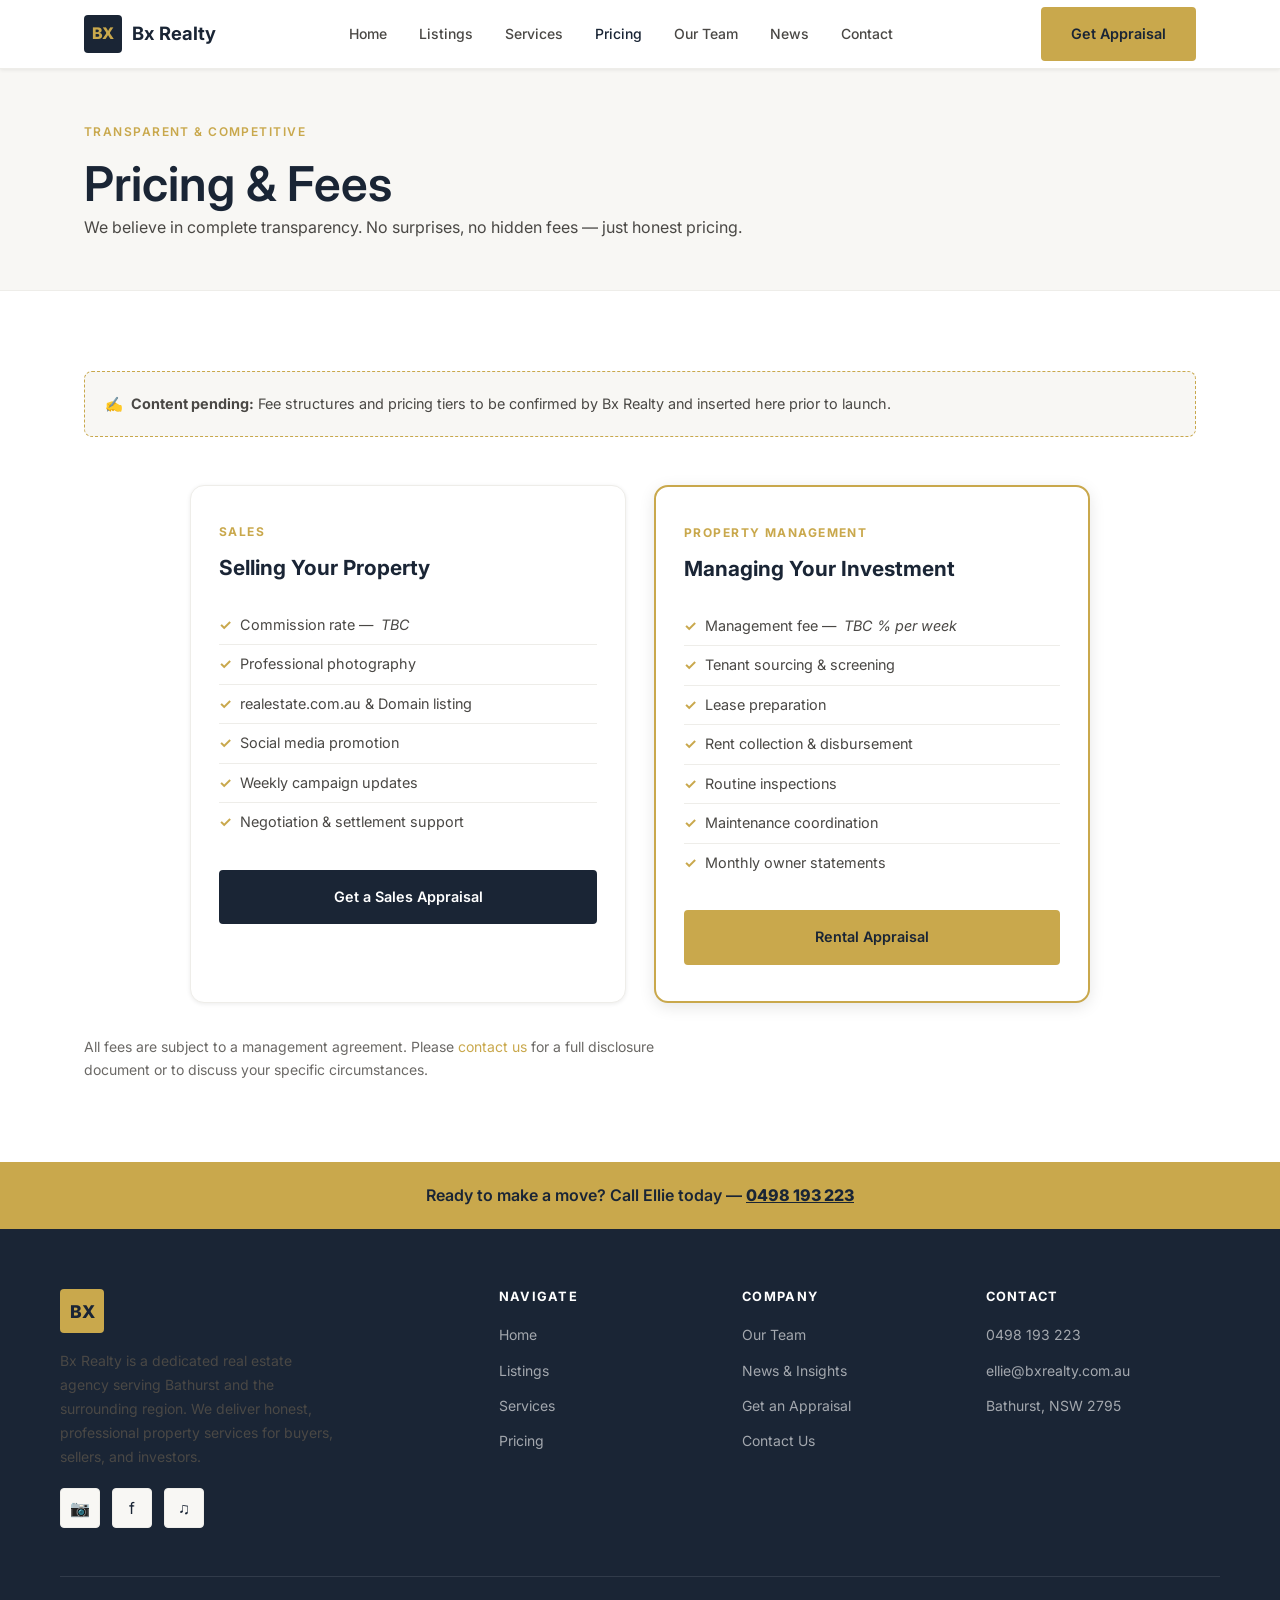
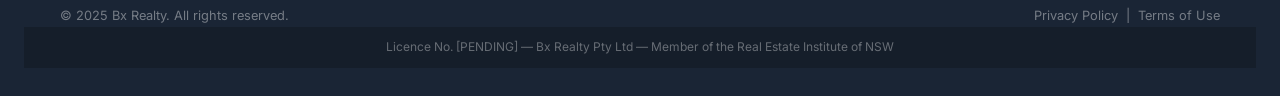
<file: pricing.html>
<!DOCTYPE html>
<html lang="en">
<head>
  <meta charset="UTF-8" />
  <meta name="viewport" content="width=device-width, initial-scale=1.0" />
  <title>Pricing & Fees — Bx Realty Bathurst</title>
  <link rel="preconnect" href="https://fonts.googleapis.com" />
  <link href="https://fonts.googleapis.com/css2?family=Inter:wght@400;500;600;700;800&display=swap" rel="stylesheet" />
  <link rel="stylesheet" href="style.css" />
</head>
<body>
  <div id="site-nav"></div>

  <div style="background:var(--off-white); border-bottom:1px solid var(--light-grey); padding:48px 24px;">
    <div class="container">
      <span class="section-label">Transparent &amp; Competitive</span>
      <h1>Pricing &amp; Fees</h1>
      <p>We believe in complete transparency. No surprises, no hidden fees — just honest pricing.</p>
    </div>
  </div>

  <section class="section">
    <div class="container">
      <!-- PLACEHOLDER NOTE -->
      <div style="background:var(--off-white); border:1px dashed var(--gold); border-radius:var(--radius-md); padding:20px; font-size:0.9rem; color:var(--dark-grey); margin-bottom:48px;">
        &#x270D; &nbsp;<strong>Content pending:</strong> Fee structures and pricing tiers to be confirmed by Bx Realty and inserted here prior to launch.
      </div>

      <div class="pricing-grid" style="max-width:900px;">
        <div class="pricing-card">
          <div class="pricing-label">Sales</div>
          <div class="pricing-name">Selling Your Property</div>
          <ul>
            <li><span class="price-check">&#x2713;</span> Commission rate — <em>TBC</em></li>
            <li><span class="price-check">&#x2713;</span> Professional photography</li>
            <li><span class="price-check">&#x2713;</span> realestate.com.au &amp; Domain listing</li>
            <li><span class="price-check">&#x2713;</span> Social media promotion</li>
            <li><span class="price-check">&#x2713;</span> Weekly campaign updates</li>
            <li><span class="price-check">&#x2713;</span> Negotiation &amp; settlement support</li>
          </ul>
          <a href="appraisal.html" class="btn btn-navy" style="width:100%; text-align:center; justify-content:center;">Get a Sales Appraisal</a>
        </div>

        <div class="pricing-card featured">
          <div class="pricing-label">Property Management</div>
          <div class="pricing-name">Managing Your Investment</div>
          <ul>
            <li><span class="price-check">&#x2713;</span> Management fee — <em>TBC % per week</em></li>
            <li><span class="price-check">&#x2713;</span> Tenant sourcing &amp; screening</li>
            <li><span class="price-check">&#x2713;</span> Lease preparation</li>
            <li><span class="price-check">&#x2713;</span> Rent collection &amp; disbursement</li>
            <li><span class="price-check">&#x2713;</span> Routine inspections</li>
            <li><span class="price-check">&#x2713;</span> Maintenance coordination</li>
            <li><span class="price-check">&#x2713;</span> Monthly owner statements</li>
          </ul>
          <a href="appraisal.html" class="btn btn-primary" style="width:100%; text-align:center; justify-content:center;">Rental Appraisal</a>
        </div>
      </div>

      <p style="margin-top:32px; font-size:0.875rem; color:var(--text-muted); max-width:600px;">
        All fees are subject to a management agreement. Please <a href="contact.html" style="color:var(--gold);">contact us</a> for a full disclosure document or to discuss your specific circumstances.
      </p>
    </div>
  </section>

  <div id="site-footer"></div>
  <script src="components.js"></script>
</body>
</html>
</file>
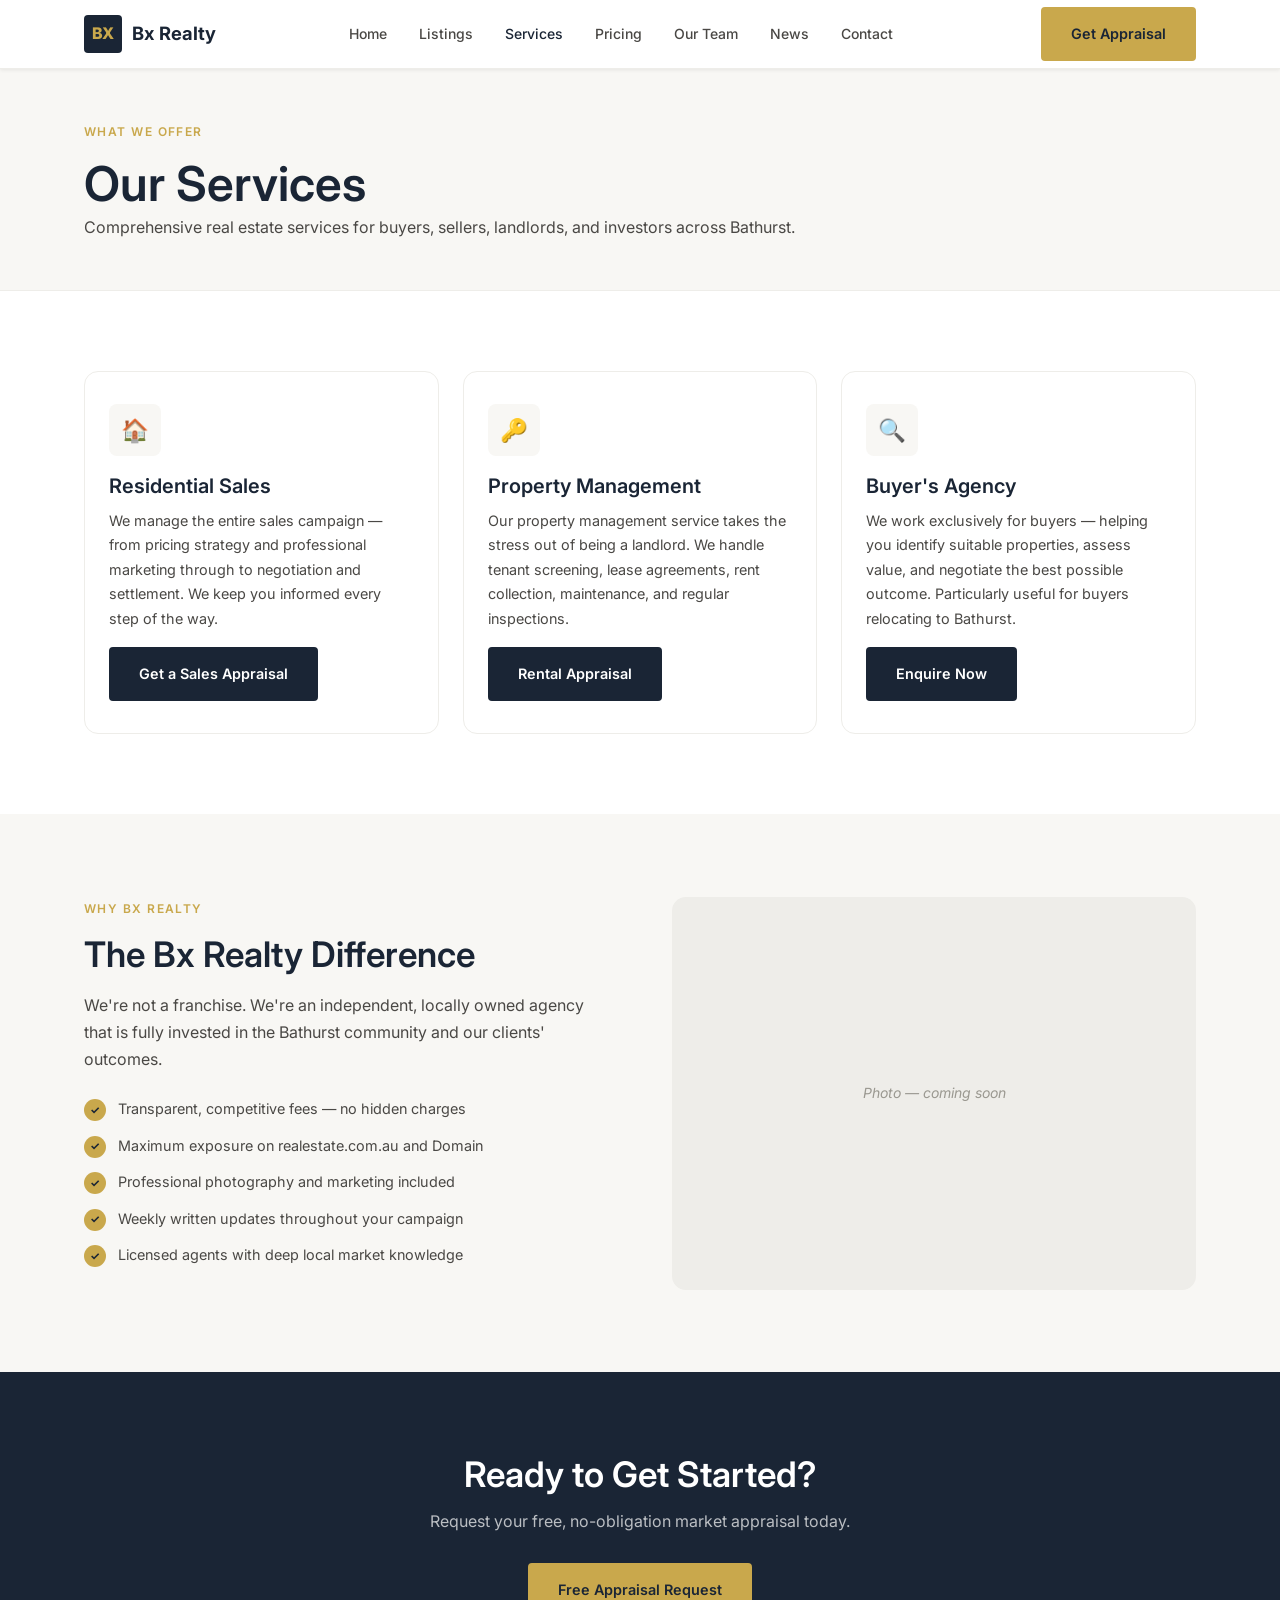
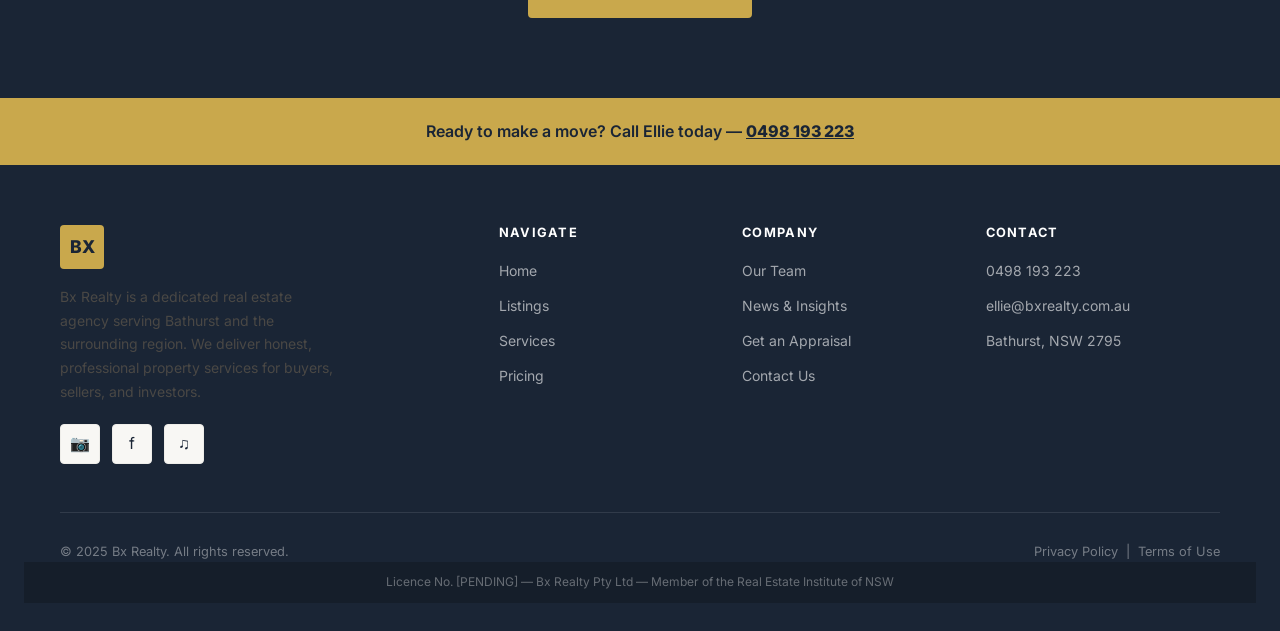
<file: services.html>
<!DOCTYPE html>
<html lang="en">
<head>
  <meta charset="UTF-8" />
  <meta name="viewport" content="width=device-width, initial-scale=1.0" />
  <title>Our Services — Bx Realty Bathurst</title>
  <link rel="preconnect" href="https://fonts.googleapis.com" />
  <link href="https://fonts.googleapis.com/css2?family=Inter:wght@400;500;600;700;800&display=swap" rel="stylesheet" />
  <link rel="stylesheet" href="style.css" />
</head>
<body>
  <div id="site-nav"></div>

  <div style="background:var(--off-white); border-bottom:1px solid var(--light-grey); padding:48px 24px;">
    <div class="container">
      <span class="section-label">What We Offer</span>
      <h1>Our Services</h1>
      <p>Comprehensive real estate services for buyers, sellers, landlords, and investors across Bathurst.</p>
    </div>
  </div>

  <section class="section">
    <div class="container">
      <div class="services-grid">
        <div class="service-card">
          <div class="service-icon">&#x1F3E0;</div>
          <h3>Residential Sales</h3>
          <p>We manage the entire sales campaign — from pricing strategy and professional marketing through to negotiation and settlement. We keep you informed every step of the way.</p>
          <a href="appraisal.html" class="btn btn-navy" style="margin-top:16px;">Get a Sales Appraisal</a>
        </div>
        <div class="service-card">
          <div class="service-icon">&#x1F511;</div>
          <h3>Property Management</h3>
          <p>Our property management service takes the stress out of being a landlord. We handle tenant screening, lease agreements, rent collection, maintenance, and regular inspections.</p>
          <a href="appraisal.html" class="btn btn-navy" style="margin-top:16px;">Rental Appraisal</a>
        </div>
        <div class="service-card">
          <div class="service-icon">&#x1F50D;</div>
          <h3>Buyer's Agency</h3>
          <p>We work exclusively for buyers — helping you identify suitable properties, assess value, and negotiate the best possible outcome. Particularly useful for buyers relocating to Bathurst.</p>
          <a href="contact.html" class="btn btn-navy" style="margin-top:16px;">Enquire Now</a>
        </div>
      </div>
    </div>
  </section>

  <!-- Why choose us -->
  <section class="section section-alt">
    <div class="container">
      <div class="about-strip">
        <div class="about-strip-text">
          <span class="section-label">Why Bx Realty</span>
          <h2>The Bx Realty Difference</h2>
          <p>We're not a franchise. We're an independent, locally owned agency that is fully invested in the Bathurst community and our clients' outcomes.</p>
          <div class="about-points">
            <div class="about-point"><div class="about-point-icon">&#x2713;</div><span>Transparent, competitive fees — no hidden charges</span></div>
            <div class="about-point"><div class="about-point-icon">&#x2713;</div><span>Maximum exposure on realestate.com.au and Domain</span></div>
            <div class="about-point"><div class="about-point-icon">&#x2713;</div><span>Professional photography and marketing included</span></div>
            <div class="about-point"><div class="about-point-icon">&#x2713;</div><span>Weekly written updates throughout your campaign</span></div>
            <div class="about-point"><div class="about-point-icon">&#x2713;</div><span>Licensed agents with deep local market knowledge</span></div>
          </div>
        </div>
        <div style="background:var(--light-grey); border-radius:14px; aspect-ratio:4/3; display:flex; align-items:center; justify-content:center; color:var(--mid-grey); font-size:0.875rem; font-style:italic;">
          Photo — coming soon
        </div>
      </div>
    </div>
  </section>

  <section class="section section-dark" style="text-align:center;">
    <div class="container">
      <h2 style="margin-bottom:12px;">Ready to Get Started?</h2>
      <p style="max-width:480px; margin:0 auto 28px;">Request your free, no-obligation market appraisal today.</p>
      <a href="appraisal.html" class="btn btn-primary">Free Appraisal Request</a>
    </div>
  </section>

  <div id="site-footer"></div>
  <script src="components.js"></script>
</body>
</html>
</file>
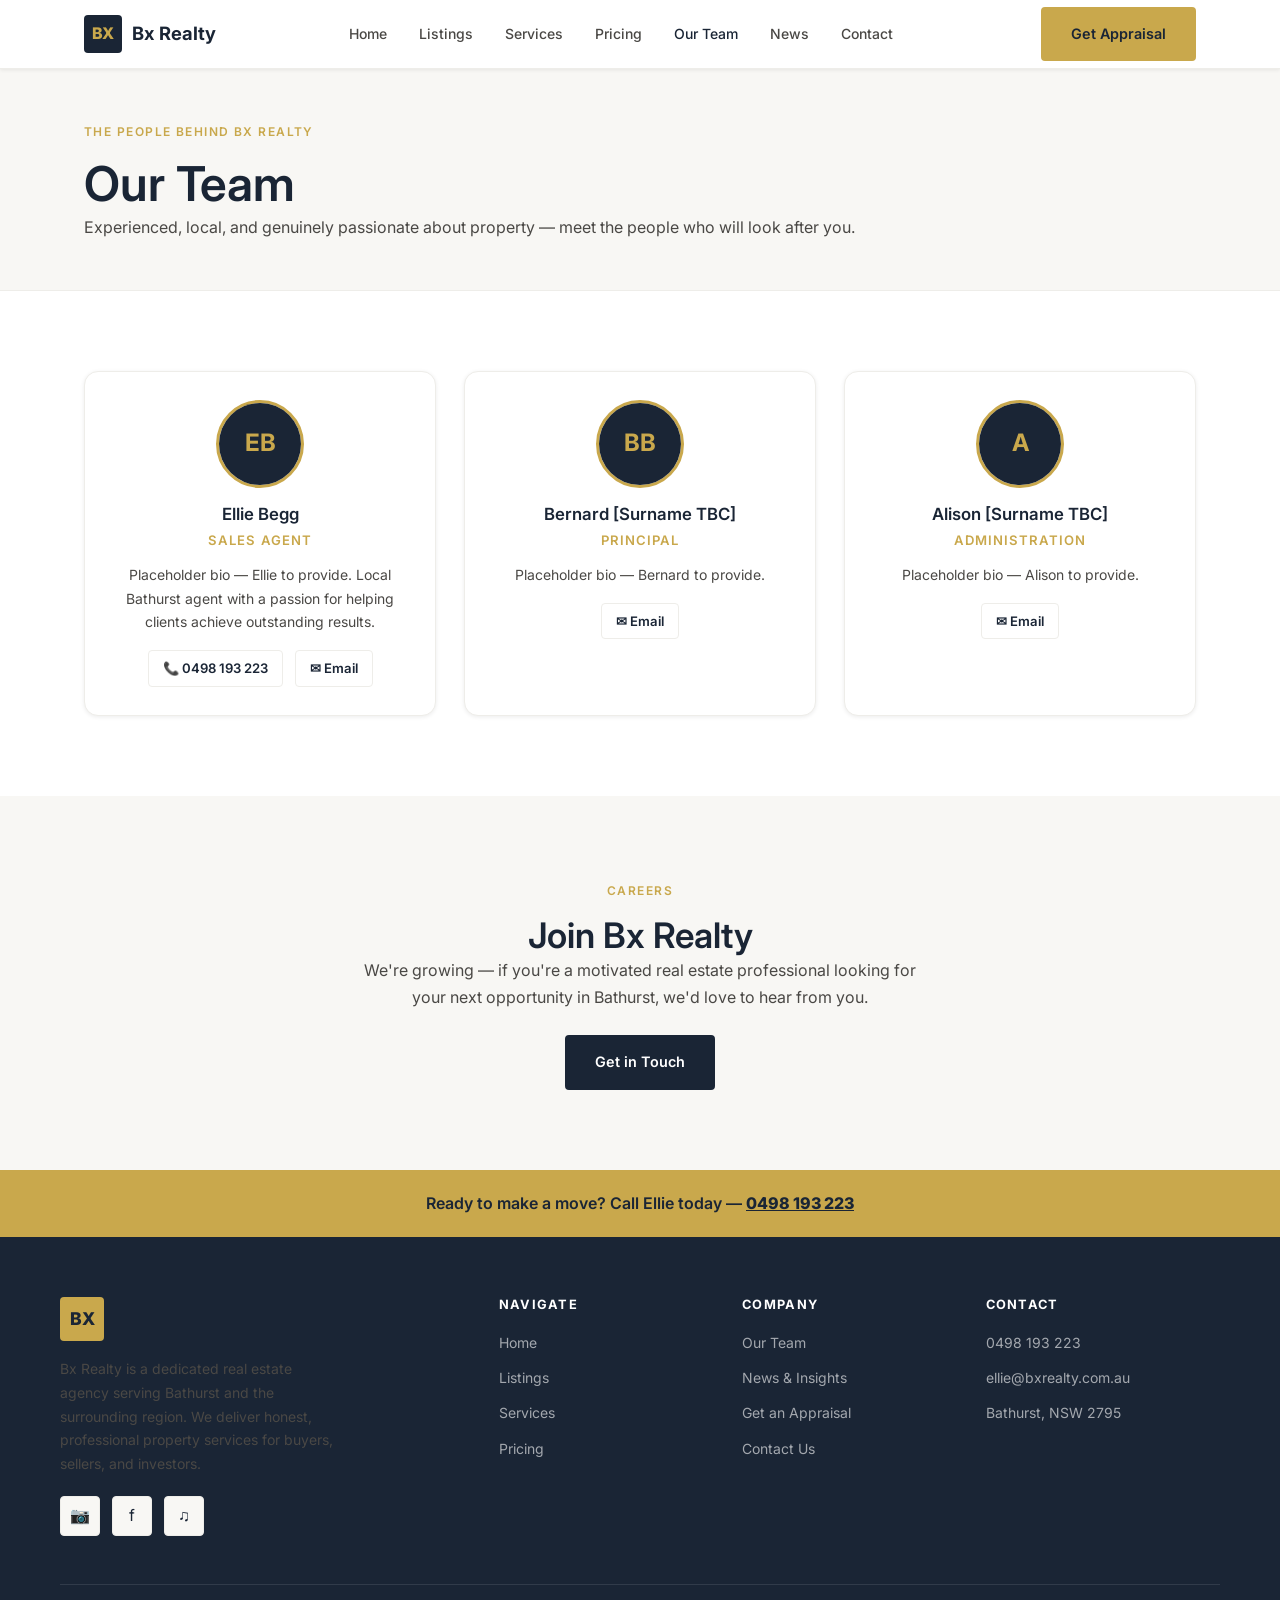
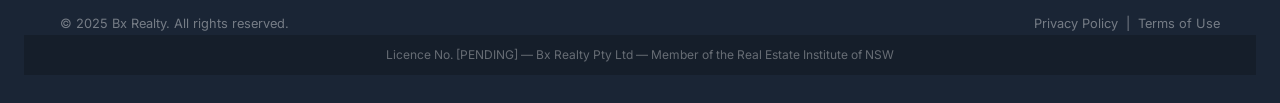
<file: team.html>
<!DOCTYPE html>
<html lang="en">
<head>
  <meta charset="UTF-8" />
  <meta name="viewport" content="width=device-width, initial-scale=1.0" />
  <title>Our Team — Bx Realty Bathurst</title>
  <meta name="description" content="Meet the Bx Realty team — dedicated real estate professionals serving Bathurst and the region." />
  <link rel="preconnect" href="https://fonts.googleapis.com" />
  <link href="https://fonts.googleapis.com/css2?family=Inter:wght@400;500;600;700;800&display=swap" rel="stylesheet" />
  <link rel="stylesheet" href="style.css" />
</head>
<body>
  <div id="site-nav"></div>

  <div style="background:var(--off-white); border-bottom:1px solid var(--light-grey); padding:48px 24px;">
    <div class="container">
      <span class="section-label">The People Behind Bx Realty</span>
      <h1>Our Team</h1>
      <p>Experienced, local, and genuinely passionate about property — meet the people who will look after you.</p>
    </div>
  </div>

  <section class="section">
    <div class="container">
      <div class="team-grid">

        <div class="team-card">
          <div class="team-avatar"><div class="team-avatar-placeholder">EB</div></div>
          <h3>Ellie Begg</h3>
          <div class="role">Sales Agent</div>
          <p>Placeholder bio — Ellie to provide. Local Bathurst agent with a passion for helping clients achieve outstanding results.</p>
          <div class="team-contact-links">
            <a href="tel:0498193223" class="team-contact-link">&#x1F4DE; 0498 193 223</a>
            <a href="mailto:ellie@bxrealty.com.au" class="team-contact-link">&#x2709; Email</a>
          </div>
        </div>

        <div class="team-card">
          <div class="team-avatar"><div class="team-avatar-placeholder">BB</div></div>
          <h3>Bernard [Surname TBC]</h3>
          <div class="role">Principal</div>
          <p>Placeholder bio — Bernard to provide.</p>
          <div class="team-contact-links">
            <a href="mailto:bernard@bxrealty.com.au" class="team-contact-link">&#x2709; Email</a>
          </div>
        </div>

        <div class="team-card">
          <div class="team-avatar"><div class="team-avatar-placeholder">A</div></div>
          <h3>Alison [Surname TBC]</h3>
          <div class="role">Administration</div>
          <p>Placeholder bio — Alison to provide.</p>
          <div class="team-contact-links">
            <a href="mailto:alison@bxrealty.com.au" class="team-contact-link">&#x2709; Email</a>
          </div>
        </div>

      </div>
    </div>
  </section>

  <!-- Join the team -->
  <section class="section section-alt">
    <div class="container" style="text-align:center; max-width:600px; margin:0 auto;">
      <span class="section-label">Careers</span>
      <h2>Join Bx Realty</h2>
      <p>We're growing — if you're a motivated real estate professional looking for your next opportunity in Bathurst, we'd love to hear from you.</p>
      <a href="contact.html" class="btn btn-navy" style="margin-top:8px;">Get in Touch</a>
    </div>
  </section>

  <div id="site-footer"></div>
  <script src="components.js"></script>
</body>
</html>
</file>
<file: style.css>
/* ============================================================
   BX REALTY — Main Stylesheet
   Design: Clean, light, professional. Navy + Gold palette.
   ============================================================ */

/* ── Variables ─────────────────────────────────────────────── */
:root {
  --navy:       #1a2535;
  --navy-light: #2c3e55;
  --gold:       #c9a84c;
  --gold-light: #e6c97a;
  --white:      #ffffff;
  --off-white:  #f8f7f4;
  --light-grey: #eeede9;
  --mid-grey:   #9a9890;
  --dark-grey:  #4a4845;
  --text:       #2a2926;
  --text-muted: #6b6966;

  --font-sans: 'Inter', 'Helvetica Neue', Arial, sans-serif;
  --font-serif: 'Georgia', 'Times New Roman', serif;

  --radius-sm: 4px;
  --radius-md: 8px;
  --radius-lg: 14px;

  --shadow-sm: 0 1px 4px rgba(0,0,0,0.08);
  --shadow-md: 0 4px 16px rgba(0,0,0,0.10);
  --shadow-lg: 0 8px 32px rgba(0,0,0,0.12);

  --max-w: 1160px;
  --section-pad: 80px 24px;
}

/* ── Reset ──────────────────────────────────────────────────── */
*, *::before, *::after { box-sizing: border-box; margin: 0; padding: 0; }
html { scroll-behavior: smooth; }
body {
  font-family: var(--font-sans);
  font-size: 16px;
  line-height: 1.7;
  color: var(--text);
  background: var(--white);
}
img { display: block; max-width: 100%; height: auto; }
a { color: inherit; text-decoration: none; }
ul { list-style: none; }

/* ── Utility ────────────────────────────────────────────────── */
.container  { max-width: var(--max-w); margin: 0 auto; padding: 0 24px; }
.text-gold  { color: var(--gold); }
.text-muted { color: var(--text-muted); }
.text-center { text-align: center; }
.sr-only { position: absolute; width: 1px; height: 1px; overflow: hidden; clip: rect(0,0,0,0); }

/* ── Typography ─────────────────────────────────────────────── */
h1, h2, h3, h4 { font-weight: 600; line-height: 1.25; color: var(--navy); }
h1 { font-size: clamp(2rem, 4vw, 3rem); }
h2 { font-size: clamp(1.6rem, 3vw, 2.2rem); }
h3 { font-size: 1.25rem; }
h4 { font-size: 1rem; }
p  { color: var(--dark-grey); margin-bottom: 1rem; }
p:last-child { margin-bottom: 0; }

.section-label {
  display: inline-block;
  font-size: 0.75rem;
  font-weight: 600;
  letter-spacing: 0.12em;
  text-transform: uppercase;
  color: var(--gold);
  margin-bottom: 12px;
}

/* ── Buttons ────────────────────────────────────────────────── */
.btn {
  display: inline-flex;
  align-items: center;
  gap: 8px;
  padding: 13px 28px;
  font-family: var(--font-sans);
  font-size: 0.9rem;
  font-weight: 600;
  border-radius: var(--radius-sm);
  border: 2px solid transparent;
  cursor: pointer;
  transition: background 0.2s, color 0.2s, border-color 0.2s, transform 0.15s;
  white-space: nowrap;
}
.btn:active { transform: scale(0.98); }

.btn-primary {
  background: var(--gold);
  color: var(--navy);
  border-color: var(--gold);
}
.btn-primary:hover {
  background: var(--gold-light);
  border-color: var(--gold-light);
}

.btn-outline {
  background: transparent;
  color: var(--white);
  border-color: rgba(255,255,255,0.6);
}
.btn-outline:hover {
  background: rgba(255,255,255,0.1);
  border-color: var(--white);
}

.btn-navy {
  background: var(--navy);
  color: var(--white);
  border-color: var(--navy);
}
.btn-navy:hover { background: var(--navy-light); border-color: var(--navy-light); }

/* ── Navigation ─────────────────────────────────────────────── */
.site-nav {
  position: sticky;
  top: 0;
  z-index: 100;
  background: var(--white);
  border-bottom: 1px solid var(--light-grey);
  box-shadow: var(--shadow-sm);
}

.nav-inner {
  max-width: var(--max-w);
  margin: 0 auto;
  padding: 0 24px;
  display: flex;
  align-items: center;
  justify-content: space-between;
  height: 68px;
}

.nav-logo {
  display: flex;
  align-items: center;
  gap: 10px;
  text-decoration: none;
}

.nav-logo-mark {
  width: 38px;
  height: 38px;
  background: var(--navy);
  border-radius: var(--radius-sm);
  display: flex;
  align-items: center;
  justify-content: center;
  font-size: 1rem;
  font-weight: 800;
  color: var(--gold);
  letter-spacing: -0.02em;
}

.nav-logo-text {
  font-size: 1.15rem;
  font-weight: 700;
  color: var(--navy);
  letter-spacing: 0.01em;
}

.nav-links {
  display: flex;
  align-items: center;
  gap: 32px;
}

.nav-links a {
  font-size: 0.875rem;
  font-weight: 500;
  color: var(--dark-grey);
  transition: color 0.2s;
}
.nav-links a:hover,
.nav-links a.active { color: var(--navy); }

.nav-cta { margin-left: 16px; }

.nav-hamburger {
  display: none;
  flex-direction: column;
  gap: 5px;
  cursor: pointer;
  padding: 4px;
  border: none;
  background: none;
}
.nav-hamburger span {
  display: block;
  width: 24px;
  height: 2px;
  background: var(--navy);
  border-radius: 2px;
  transition: 0.3s;
}

/* ── Hero ────────────────────────────────────────────────────── */
.hero {
  position: relative;
  background: var(--navy);
  min-height: 580px;
  display: flex;
  align-items: center;
  overflow: hidden;
}

.hero-bg {
  position: absolute;
  inset: 0;
  background: linear-gradient(120deg, #1a2535 0%, #2c3e55 100%);
  opacity: 1;
}

/* Subtle geometric accent */
.hero-bg::after {
  content: '';
  position: absolute;
  right: -80px;
  top: -80px;
  width: 480px;
  height: 480px;
  border-radius: 50%;
  border: 60px solid rgba(201, 168, 76, 0.12);
}

.hero-content {
  position: relative;
  z-index: 2;
  max-width: var(--max-w);
  margin: 0 auto;
  padding: 80px 24px;
  display: grid;
  grid-template-columns: 1fr 1fr;
  gap: 64px;
  align-items: center;
}

.hero-text h1 { color: var(--white); margin-bottom: 20px; }
.hero-text h1 span { color: var(--gold); }
.hero-text p  { color: rgba(255,255,255,0.75); font-size: 1.1rem; margin-bottom: 32px; }

.hero-actions {
  display: flex;
  gap: 16px;
  flex-wrap: wrap;
}

.hero-stat-row {
  display: flex;
  gap: 32px;
  margin-top: 48px;
  padding-top: 32px;
  border-top: 1px solid rgba(255,255,255,0.15);
}

.hero-stat strong {
  display: block;
  font-size: 1.75rem;
  font-weight: 700;
  color: var(--gold);
  line-height: 1;
  margin-bottom: 4px;
}
.hero-stat span {
  font-size: 0.8rem;
  color: rgba(255,255,255,0.6);
  text-transform: uppercase;
  letter-spacing: 0.08em;
}

/* Appraisal quick-form card on hero */
.hero-form-card {
  background: var(--white);
  border-radius: var(--radius-lg);
  padding: 32px;
  box-shadow: var(--shadow-lg);
}
.hero-form-card h3 {
  margin-bottom: 6px;
  font-size: 1.1rem;
}
.hero-form-card p {
  font-size: 0.875rem;
  margin-bottom: 20px;
}

/* ── Section Layouts ─────────────────────────────────────────── */
.section { padding: var(--section-pad); }
.section-alt { background: var(--off-white); }
.section-dark { background: var(--navy); }
.section-dark h2, .section-dark h3 { color: var(--white); }
.section-dark p   { color: rgba(255,255,255,0.7); }

.section-header { margin-bottom: 48px; }
.section-header h2 { margin-bottom: 12px; }
.section-header p { font-size: 1.05rem; max-width: 560px; }
.section-header.centered { text-align: center; }
.section-header.centered p { margin: 0 auto; }

/* ── Forms ───────────────────────────────────────────────────── */
.form-group { margin-bottom: 20px; }
.form-group label {
  display: block;
  font-size: 0.85rem;
  font-weight: 600;
  color: var(--navy);
  margin-bottom: 6px;
}
.form-control {
  width: 100%;
  padding: 11px 14px;
  font-family: var(--font-sans);
  font-size: 0.95rem;
  color: var(--text);
  background: var(--white);
  border: 1.5px solid var(--light-grey);
  border-radius: var(--radius-sm);
  transition: border-color 0.2s, box-shadow 0.2s;
  -webkit-appearance: none;
}
.form-control:focus {
  outline: none;
  border-color: var(--gold);
  box-shadow: 0 0 0 3px rgba(201,168,76,0.15);
}
.form-control::placeholder { color: var(--mid-grey); }
textarea.form-control { resize: vertical; min-height: 110px; }
select.form-control { cursor: pointer; }

.form-row {
  display: grid;
  grid-template-columns: 1fr 1fr;
  gap: 16px;
}

/* ── Property / Listing Cards ────────────────────────────────── */
.listings-grid {
  display: grid;
  grid-template-columns: repeat(3, 1fr);
  gap: 28px;
}

.listing-card {
  background: var(--white);
  border-radius: var(--radius-lg);
  overflow: hidden;
  box-shadow: var(--shadow-sm);
  border: 1px solid var(--light-grey);
  transition: transform 0.2s, box-shadow 0.2s;
}
.listing-card:hover {
  transform: translateY(-4px);
  box-shadow: var(--shadow-md);
}

.listing-img {
  position: relative;
  aspect-ratio: 16/10;
  background: var(--light-grey);
  overflow: hidden;
}
.listing-img img { width: 100%; height: 100%; object-fit: cover; }

.listing-badge {
  position: absolute;
  top: 12px;
  left: 12px;
  background: var(--gold);
  color: var(--navy);
  font-size: 0.72rem;
  font-weight: 700;
  letter-spacing: 0.08em;
  text-transform: uppercase;
  padding: 4px 10px;
  border-radius: 3px;
}
.listing-badge.rental { background: var(--navy); color: var(--white); }

.listing-body { padding: 20px; }
.listing-price {
  font-size: 1.3rem;
  font-weight: 700;
  color: var(--navy);
  margin-bottom: 4px;
}
.listing-address {
  font-size: 0.9rem;
  color: var(--text-muted);
  margin-bottom: 14px;
}
.listing-features {
  display: flex;
  gap: 16px;
  font-size: 0.85rem;
  color: var(--dark-grey);
  padding-top: 14px;
  border-top: 1px solid var(--light-grey);
}
.listing-feat {
  display: flex;
  align-items: center;
  gap: 5px;
}
.listing-feat svg { color: var(--gold); }

/* Placeholder image for listings (no real photos yet) */
.listing-img-placeholder {
  width: 100%;
  height: 100%;
  background: var(--light-grey);
  display: flex;
  align-items: center;
  justify-content: center;
  font-size: 0.8rem;
  color: var(--mid-grey);
  font-style: italic;
}

/* ── Team Cards ──────────────────────────────────────────────── */
.team-grid {
  display: grid;
  grid-template-columns: repeat(3, 1fr);
  gap: 28px;
}

.team-card {
  background: var(--white);
  border-radius: var(--radius-lg);
  padding: 28px 24px;
  text-align: center;
  border: 1px solid var(--light-grey);
  box-shadow: var(--shadow-sm);
  transition: transform 0.2s, box-shadow 0.2s;
}
.team-card:hover { transform: translateY(-3px); box-shadow: var(--shadow-md); }

.team-avatar {
  width: 88px;
  height: 88px;
  border-radius: 50%;
  background: var(--light-grey);
  margin: 0 auto 16px;
  overflow: hidden;
  border: 3px solid var(--gold);
}
.team-avatar-placeholder {
  width: 100%;
  height: 100%;
  background: var(--navy);
  display: flex;
  align-items: center;
  justify-content: center;
  font-size: 1.5rem;
  font-weight: 700;
  color: var(--gold);
}

.team-card h3 { margin-bottom: 4px; font-size: 1.05rem; }
.team-card .role { font-size: 0.82rem; color: var(--gold); font-weight: 600; text-transform: uppercase; letter-spacing: 0.08em; margin-bottom: 12px; }
.team-card p { font-size: 0.875rem; margin-bottom: 16px; }

.team-contact-links {
  display: flex;
  justify-content: center;
  gap: 12px;
}
.team-contact-link {
  display: inline-flex;
  align-items: center;
  gap: 5px;
  font-size: 0.82rem;
  font-weight: 600;
  color: var(--navy);
  padding: 6px 14px;
  border: 1.5px solid var(--light-grey);
  border-radius: var(--radius-sm);
  transition: border-color 0.2s, background 0.2s;
}
.team-contact-link:hover { border-color: var(--gold); background: var(--off-white); }

/* ── Testimonials ────────────────────────────────────────────── */
.testimonials-grid {
  display: grid;
  grid-template-columns: repeat(3, 1fr);
  gap: 24px;
}

.testimonial-card {
  background: var(--white);
  border-radius: var(--radius-lg);
  padding: 28px;
  border: 1px solid var(--light-grey);
  box-shadow: var(--shadow-sm);
}
.testimonial-stars {
  display: flex;
  gap: 3px;
  margin-bottom: 14px;
  color: var(--gold);
  font-size: 1rem;
}
.testimonial-card blockquote {
  font-size: 0.95rem;
  color: var(--dark-grey);
  line-height: 1.7;
  font-style: italic;
  margin-bottom: 18px;
}
.testimonial-author {
  font-weight: 600;
  font-size: 0.875rem;
  color: var(--navy);
}
.testimonial-source {
  font-size: 0.78rem;
  color: var(--text-muted);
}

/* ── Services / Feature Grid ─────────────────────────────────── */
.services-grid {
  display: grid;
  grid-template-columns: repeat(3, 1fr);
  gap: 24px;
}

.service-card {
  padding: 32px 24px;
  border-radius: var(--radius-lg);
  border: 1px solid var(--light-grey);
  background: var(--white);
  transition: box-shadow 0.2s, transform 0.2s;
}
.service-card:hover { box-shadow: var(--shadow-md); transform: translateY(-3px); }

.service-icon {
  width: 52px;
  height: 52px;
  background: var(--off-white);
  border-radius: var(--radius-md);
  display: flex;
  align-items: center;
  justify-content: center;
  margin-bottom: 18px;
  font-size: 1.4rem;
}

.service-card h3 { margin-bottom: 10px; }
.service-card p  { font-size: 0.9rem; margin-bottom: 0; }

/* ── About Strip ─────────────────────────────────────────────── */
.about-strip {
  display: grid;
  grid-template-columns: 1fr 1fr;
  gap: 64px;
  align-items: center;
}
.about-strip img {
  border-radius: var(--radius-lg);
  box-shadow: var(--shadow-lg);
}
.about-strip-text h2 { margin-bottom: 16px; }
.about-strip-text p  { margin-bottom: 20px; }

.about-points {
  display: flex;
  flex-direction: column;
  gap: 12px;
  margin: 24px 0;
}
.about-point {
  display: flex;
  align-items: flex-start;
  gap: 12px;
  font-size: 0.9rem;
  color: var(--dark-grey);
}
.about-point-icon {
  width: 22px;
  height: 22px;
  background: var(--gold);
  border-radius: 50%;
  display: flex;
  align-items: center;
  justify-content: center;
  flex-shrink: 0;
  margin-top: 2px;
  font-size: 0.7rem;
  color: var(--navy);
  font-weight: 700;
}

/* ── Pricing Table ───────────────────────────────────────────── */
.pricing-grid {
  display: grid;
  grid-template-columns: repeat(2, 1fr);
  gap: 28px;
  max-width: 780px;
  margin: 0 auto;
}

.pricing-card {
  background: var(--white);
  border: 1px solid var(--light-grey);
  border-radius: var(--radius-lg);
  padding: 36px 28px;
  box-shadow: var(--shadow-sm);
}
.pricing-card.featured {
  border-color: var(--gold);
  border-width: 2px;
  box-shadow: var(--shadow-md);
}

.pricing-label {
  font-size: 0.75rem;
  font-weight: 700;
  letter-spacing: 0.12em;
  text-transform: uppercase;
  color: var(--gold);
  margin-bottom: 8px;
}
.pricing-name {
  font-size: 1.3rem;
  font-weight: 700;
  color: var(--navy);
  margin-bottom: 20px;
}
.pricing-card ul {
  margin-bottom: 28px;
}
.pricing-card li {
  display: flex;
  align-items: flex-start;
  gap: 8px;
  font-size: 0.9rem;
  color: var(--dark-grey);
  padding: 7px 0;
  border-bottom: 1px solid var(--light-grey);
}
.pricing-card li:last-child { border-bottom: none; }
.price-check { color: var(--gold); font-weight: 700; flex-shrink: 0; }

/* ── Contact Section ─────────────────────────────────────────── */
.contact-layout {
  display: grid;
  grid-template-columns: 1fr 1.4fr;
  gap: 64px;
  align-items: start;
}

.contact-info h2 { margin-bottom: 16px; }
.contact-details { margin: 28px 0; }
.contact-detail {
  display: flex;
  align-items: flex-start;
  gap: 12px;
  margin-bottom: 18px;
  font-size: 0.95rem;
  color: var(--dark-grey);
}
.contact-detail-icon {
  width: 36px;
  height: 36px;
  background: var(--off-white);
  border-radius: var(--radius-sm);
  display: flex;
  align-items: center;
  justify-content: center;
  flex-shrink: 0;
  font-size: 1rem;
}
.contact-detail strong { display: block; font-size: 0.8rem; font-weight: 600; text-transform: uppercase; letter-spacing: 0.08em; color: var(--navy); margin-bottom: 2px; }

.contact-form-card {
  background: var(--white);
  border: 1px solid var(--light-grey);
  border-radius: var(--radius-lg);
  padding: 36px;
  box-shadow: var(--shadow-sm);
}

/* ── Social Links ────────────────────────────────────────────── */
.social-links {
  display: flex;
  gap: 12px;
}
.social-link {
  width: 40px;
  height: 40px;
  border-radius: var(--radius-sm);
  background: var(--off-white);
  border: 1px solid var(--light-grey);
  display: flex;
  align-items: center;
  justify-content: center;
  font-size: 1rem;
  color: var(--navy);
  transition: background 0.2s, border-color 0.2s;
}
.social-link:hover { background: var(--navy); color: var(--white); border-color: var(--navy); }

/* ── Click-to-Call CTA bar ───────────────────────────────────── */
.cta-bar {
  background: var(--gold);
  padding: 20px 24px;
  text-align: center;
}
.cta-bar p { color: var(--navy); font-weight: 600; margin: 0; font-size: 1rem; }
.cta-bar a { color: var(--navy); font-weight: 800; text-decoration: underline; }

/* ── Footer ──────────────────────────────────────────────────── */
.site-footer {
  background: var(--navy);
  padding: 60px 24px 28px;
  color: rgba(255,255,255,0.7);
}

.footer-inner {
  max-width: var(--max-w);
  margin: 0 auto;
}

.footer-grid {
  display: grid;
  grid-template-columns: 2fr 1fr 1fr 1.2fr;
  gap: 48px;
  padding-bottom: 48px;
  border-bottom: 1px solid rgba(255,255,255,0.1);
  margin-bottom: 28px;
}

.footer-brand p { font-size: 0.875rem; margin: 16px 0 20px; max-width: 280px; }
.footer-logo-mark {
  width: 44px;
  height: 44px;
  background: var(--gold);
  border-radius: var(--radius-sm);
  display: flex;
  align-items: center;
  justify-content: center;
  font-size: 1.1rem;
  font-weight: 800;
  color: var(--navy);
}

.footer-col h4 {
  color: var(--white);
  font-size: 0.8rem;
  font-weight: 700;
  text-transform: uppercase;
  letter-spacing: 0.1em;
  margin-bottom: 16px;
}
.footer-col ul { display: flex; flex-direction: column; gap: 8px; }
.footer-col li a {
  font-size: 0.875rem;
  color: rgba(255,255,255,0.6);
  transition: color 0.2s;
}
.footer-col li a:hover { color: var(--gold); }

.footer-bottom {
  display: flex;
  align-items: center;
  justify-content: space-between;
  font-size: 0.8rem;
  color: rgba(255,255,255,0.4);
  flex-wrap: wrap;
  gap: 8px;
}
.footer-bottom a { color: rgba(255,255,255,0.4); }
.footer-bottom a:hover { color: var(--gold); }

.licence-bar {
  background: rgba(0,0,0,0.2);
  padding: 10px 0;
  font-size: 0.75rem;
  color: rgba(255,255,255,0.35);
  text-align: center;
}

/* ── Blog Cards ──────────────────────────────────────────────── */
.blog-grid {
  display: grid;
  grid-template-columns: repeat(3, 1fr);
  gap: 28px;
}
.blog-card {
  background: var(--white);
  border-radius: var(--radius-lg);
  overflow: hidden;
  border: 1px solid var(--light-grey);
  box-shadow: var(--shadow-sm);
  transition: transform 0.2s, box-shadow 0.2s;
}
.blog-card:hover { transform: translateY(-4px); box-shadow: var(--shadow-md); }
.blog-card-img {
  aspect-ratio: 16/9;
  background: var(--light-grey);
  display: flex;
  align-items: center;
  justify-content: center;
  color: var(--mid-grey);
  font-size: 0.8rem;
  font-style: italic;
}
.blog-card-body { padding: 20px; }
.blog-tag {
  display: inline-block;
  font-size: 0.7rem;
  font-weight: 700;
  letter-spacing: 0.1em;
  text-transform: uppercase;
  color: var(--gold);
  margin-bottom: 8px;
}
.blog-card h3 { font-size: 1rem; margin-bottom: 8px; }
.blog-card p  { font-size: 0.875rem; margin-bottom: 14px; }
.blog-meta { font-size: 0.78rem; color: var(--text-muted); }

/* ── Appraisal Page ──────────────────────────────────────────── */
.appraisal-layout {
  display: grid;
  grid-template-columns: 1fr 1.6fr;
  gap: 64px;
  align-items: start;
}
.appraisal-info h2 { margin-bottom: 16px; }
.appraisal-steps { margin: 28px 0; }
.appraisal-step {
  display: flex;
  gap: 16px;
  margin-bottom: 24px;
}
.step-num {
  width: 36px;
  height: 36px;
  background: var(--gold);
  color: var(--navy);
  border-radius: 50%;
  display: flex;
  align-items: center;
  justify-content: center;
  font-weight: 700;
  font-size: 0.9rem;
  flex-shrink: 0;
}
.appraisal-form-card {
  background: var(--white);
  border: 1px solid var(--light-grey);
  border-radius: var(--radius-lg);
  padding: 36px;
  box-shadow: var(--shadow-sm);
}

/* ── Responsive ──────────────────────────────────────────────── */
@media (max-width: 900px) {
  .hero-content      { grid-template-columns: 1fr; gap: 40px; }
  .hero-form-card    { max-width: 480px; }
  .listings-grid     { grid-template-columns: repeat(2, 1fr); }
  .team-grid         { grid-template-columns: repeat(2, 1fr); }
  .testimonials-grid { grid-template-columns: 1fr; }
  .services-grid     { grid-template-columns: repeat(2, 1fr); }
  .about-strip       { grid-template-columns: 1fr; }
  .contact-layout    { grid-template-columns: 1fr; }
  .appraisal-layout  { grid-template-columns: 1fr; }
  .footer-grid       { grid-template-columns: 1fr 1fr; gap: 32px; }
  .nav-links         { display: none; }
  .nav-hamburger     { display: flex; }
  .pricing-grid      { grid-template-columns: 1fr; max-width: 420px; }
  .blog-grid         { grid-template-columns: repeat(2, 1fr); }
}

@media (max-width: 600px) {
  :root { --section-pad: 56px 20px; }
  .listings-grid     { grid-template-columns: 1fr; }
  .team-grid         { grid-template-columns: 1fr; }
  .services-grid     { grid-template-columns: 1fr; }
  .footer-grid       { grid-template-columns: 1fr; gap: 24px; }
  .form-row          { grid-template-columns: 1fr; }
  .hero-stat-row     { gap: 20px; }
  .blog-grid         { grid-template-columns: 1fr; }
  .footer-bottom     { flex-direction: column; text-align: center; }
}
</file>
